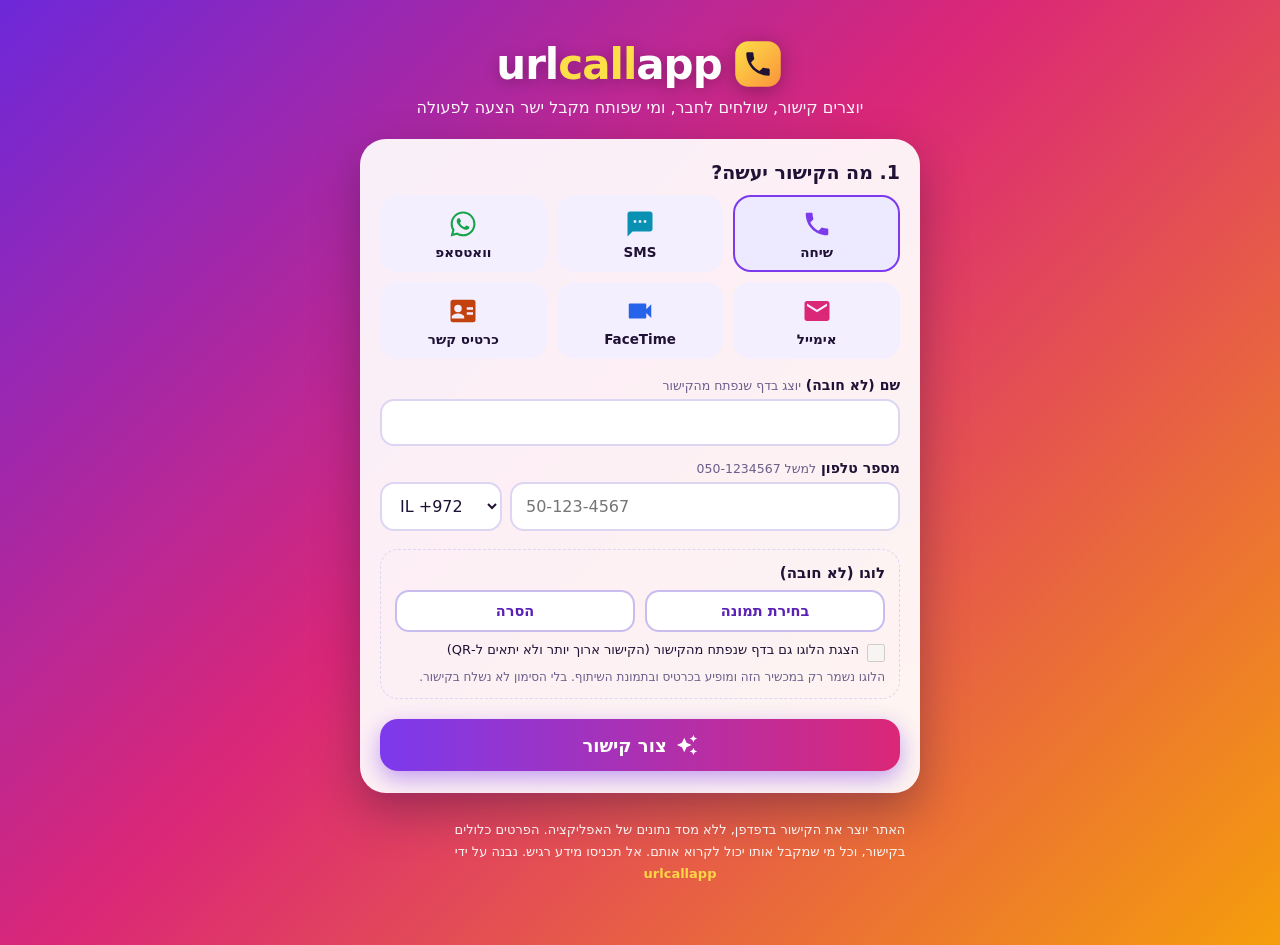
<file: index.html>
<!DOCTYPE html>
<html lang="he" dir="rtl">
<head>
<meta charset="UTF-8">
<meta name="viewport" content="width=device-width, initial-scale=1.0, viewport-fit=cover">
<title>urlcallapp - קישורים שמפעילים פעולות</title>
<meta name="description" content="יוצרים קישור, שולחים, ומי שפותח מקבל ישר הצעה להתקשר, לשלוח SMS, וואטסאפ או מייל. בלי אפליקציה ובלי שרת.">
<meta property="og:type" content="website">
<meta property="og:site_name" content="urlcallapp">
<meta property="og:title" content="urlcallapp - קישורים שמפעילים פעולות">
<meta property="og:description" content="יוצרים קישור, שולחים, ומי שפותח מקבל ישר הצעה להתקשר, לשלוח SMS, וואטסאפ או מייל.">
<meta property="og:url" content="https://urlcallapp.github.io/urlcallapp/">
<meta property="og:image" content="https://urlcallapp.github.io/urlcallapp/og.jpg">
<meta property="og:image:type" content="image/jpeg">
<meta property="og:image:width" content="1200">
<meta property="og:image:height" content="630">
<meta name="twitter:card" content="summary_large_image">
<link rel="icon" type="image/svg+xml" href="favicon.svg?v=2">
<link rel="apple-touch-icon" href="apple-touch-icon.png?v=2">
<link rel="stylesheet" href="style.css?v=4">
</head>
<body data-mode="builder">
<div class="wrap">
  <header>
    <div class="brand">
      <svg class="mark" viewBox="0 0 64 64" aria-hidden="true"><defs><linearGradient id="lg" x1="0" y1="0" x2="1" y2="1"><stop offset="0" stop-color="#fde047"/><stop offset="1" stop-color="#fb923c"/></linearGradient></defs><rect x="4" y="4" width="56" height="56" rx="16" fill="url(#lg)"/><path fill="#1f1235" d="M6.62 10.79c1.44 2.83 3.76 5.14 6.59 6.59l2.2-2.2c.27-.27.67-.36 1.02-.24 1.12.37 2.33.57 3.57.57.55 0 1 .45 1 1V20c0 .55-.45 1-1 1-9.39 0-17-7.61-17-17 0-.55.45-1 1-1h3.5c.55 0 1 .45 1 1 0 1.25.2 2.45.57 3.57.11.35.03.74-.25 1.02l-2.2 2.2z" transform="translate(12.8,12.8) scale(1.6)"/></svg>
      <div class="logo">url<span>call</span>app</div>
    </div>
    <p class="sub">יוצרים קישור, שולחים לחבר, ומי שפותח מקבל ישר הצעה לפעולה</p>
  </header>

  <div class="card" id="builder">
    <h2>1. מה הקישור יעשה?</h2>
    <div class="proto-grid" id="protos"></div>
    <div id="fields"></div>
    <section class="logo-box" aria-label="לוגו">
      <h3>לוגו (לא חובה)</h3>
      <div class="logo-row">
        <img id="logoPrev" alt="הלוגו שנבחר" hidden>
        <button type="button" class="ghost" id="logoPick">בחירת תמונה</button>
        <button type="button" class="ghost" id="logoClear" hidden>הסרה</button>
        <input type="file" id="logoFile" accept="image/*" hidden>
      </div>
      <label class="embed-opt"><input type="checkbox" id="logoEmbed" disabled> הצגת הלוגו גם בדף שנפתח מהקישור (הקישור ארוך יותר ולא יתאים ל-QR)</label>
      <small>הלוגו נשמר רק במכשיר הזה ומופיע בכרטיס ובתמונת השיתוף. בלי הסימון לא נשלח בקישור.</small>
    </section>
    <button class="btn" id="gen"><svg viewBox="0 0 24 24" fill="currentColor" aria-hidden="true"><path d="M19 9l1.25-2.75L23 5l-2.75-1.25L19 1l-1.25 2.75L15 5l2.75 1.25L19 9zm-7.5.5L9 4 6.5 9.5 1 12l5.5 2.5L9 20l2.5-5.5L17 12l-5.5-2.5zM19 15l-1.25 2.75L15 19l2.75 1.25L19 23l1.25-2.75L23 19l-2.75-1.25L19 15z"/></svg>צור קישור</button>
    <div id="result" aria-live="polite">
      <h2>2. הקישור מוכן</h2>
      <div class="link-box">
        <div id="out"></div>
        <button class="copy-btn" id="copy"><svg viewBox="0 0 24 24" fill="currentColor" aria-hidden="true"><path d="M16 1H4c-1.1 0-2 .9-2 2v14h2V3h12V1zm3 4H8c-1.1 0-2 .9-2 2v14c0 1.1.9 2 2 2h11c1.1 0 2-.9 2-2V7c0-1.1-.9-2-2-2zm0 16H8V7h11v14z"/></svg><span id="copyTxt">העתקה</span></button>
      </div>
      <div class="actions-row">
        <a class="ghost" id="try" href="#" target="_blank" rel="noopener"><svg viewBox="0 0 24 24" fill="currentColor" aria-hidden="true"><path d="M19 19H5V5h7V3H5c-1.11 0-2 .9-2 2v14c0 1.1.89 2 2 2h14c1.1 0 2-.9 2-2v-7h-2v7zM14 3v2h3.59l-9.83 9.83 1.41 1.41L19 6.41V10h2V3h-7z"/></svg>נסה את הקישור</a>
        <button class="ghost" id="share"><svg viewBox="0 0 24 24" fill="currentColor" aria-hidden="true"><path d="M18 16.08c-.76 0-1.44.3-1.96.77L8.91 12.7c.05-.23.09-.46.09-.7s-.04-.47-.09-.7l7.05-4.11c.54.5 1.25.81 2.04.81 1.66 0 3-1.34 3-3s-1.34-3-3-3-3 1.34-3 3c0 .24.04.47.09.7L8.04 9.81C7.5 9.31 6.79 9 6 9c-1.66 0-3 1.34-3 3s1.34 3 3 3c.79 0 1.5-.31 2.04-.81l7.12 4.16c-.05.21-.08.43-.08.65 0 1.61 1.31 2.92 2.92 2.92 1.61 0 2.92-1.31 2.92-2.92s-1.31-2.92-2.92-2.92z"/></svg>שיתוף</button>
      </div>
      <section class="qr-panel" aria-label="קוד QR לקישור"><h3>סריקה במקום הקלדה</h3><p>אותו קישור, בקוד QR שאפשר לשמור ולשתף</p><canvas id="qr" aria-label="קוד QR לקישור שנוצר" role="img"></canvas><p id="qr-error" role="status" hidden></p><button class="ghost" id="download-qr">הורדת QR כתמונה</button><small>הקוד נוצר כאן בדפדפן, ללא שירות חיצוני</small></section>
    </div>
  </div>

  <footer>
    האתר יוצר את הקישור בדפדפן, ללא מסד נתונים של האפליקציה.
    הפרטים כלולים בקישור, וכל מי שמקבל אותו יכול לקרוא אותם. אל תכניסו מידע רגיש.
    נבנה על ידי <a href="https://github.com/urlcallapp" target="_blank" rel="noopener">urlcallapp</a>
  </footer>
</div>
<div class="toast" id="toast">הקישור הועתק!</div>
<div class="share-sheet" id="shareSheet" hidden>
  <div class="share-dialog" role="dialog" aria-modal="true" aria-labelledby="shareTitle">
    <h3 id="shareTitle">שיתוף מעוצב</h3>
    <p class="why">תמונה של הכרטיס שיצרת + הקישור, ישר לשיתוף</p>
    <div class="share-preview" id="sharePreview" hidden><img id="shareImg" alt="תצוגה מקדימה של תמונת השיתוף"></div>
    <button class="btn" id="shareGo"><svg viewBox="0 0 24 24" fill="currentColor" aria-hidden="true"><path d="M18 16.08c-.76 0-1.44.3-1.96.77L8.91 12.7c.05-.23.09-.46.09-.7s-.04-.47-.09-.7l7.05-4.11c.54.5 1.25.81 2.04.81 1.66 0 3-1.34 3-3s-1.34-3-3-3-3 1.34-3 3c0 .24.04.47.09.7L8.04 9.81C7.5 9.31 6.79 9 6 9c-1.66 0-3 1.34-3 3s1.34 3 3 3c.79 0 1.5-.31 2.04-.81l7.12 4.16c-.05.21-.08.43-.08.65 0 1.61 1.31 2.92 2.92 2.92 1.61 0 2.92-1.31 2.92-2.92s-1.31-2.92-2.92-2.92z"/></svg>שיתוף</button>
    <button class="ghost" id="shareDownload"><svg viewBox="0 0 24 24" fill="currentColor" aria-hidden="true"><path d="M19 9h-4V3H9v6H5l7 7 7-7zM5 18v2h14v-2H5z"/></svg>שמירת התמונה</button>
    <button class="ghost" id="shareCancel">ביטול</button>
    <p id="qrNote" class="qr-note" role="status" hidden>הקישור ארוך מדי לקוד QR, ולכן התמונה נוצרה בלי QR. הקישור עצמו נשלח כרגיל. להוספת QR אפשר לבטל את הצגת הלוגו בדף שנפתח.</p>
    <small>התמונה נוצרת כאן בדפדפן, בלי שרת ובלי שירות חיצוני</small>
  </div>
<script src="vendor/qr.js"></script>
<script src="app.js?v=4"></script>
</body>
</html>
</file>
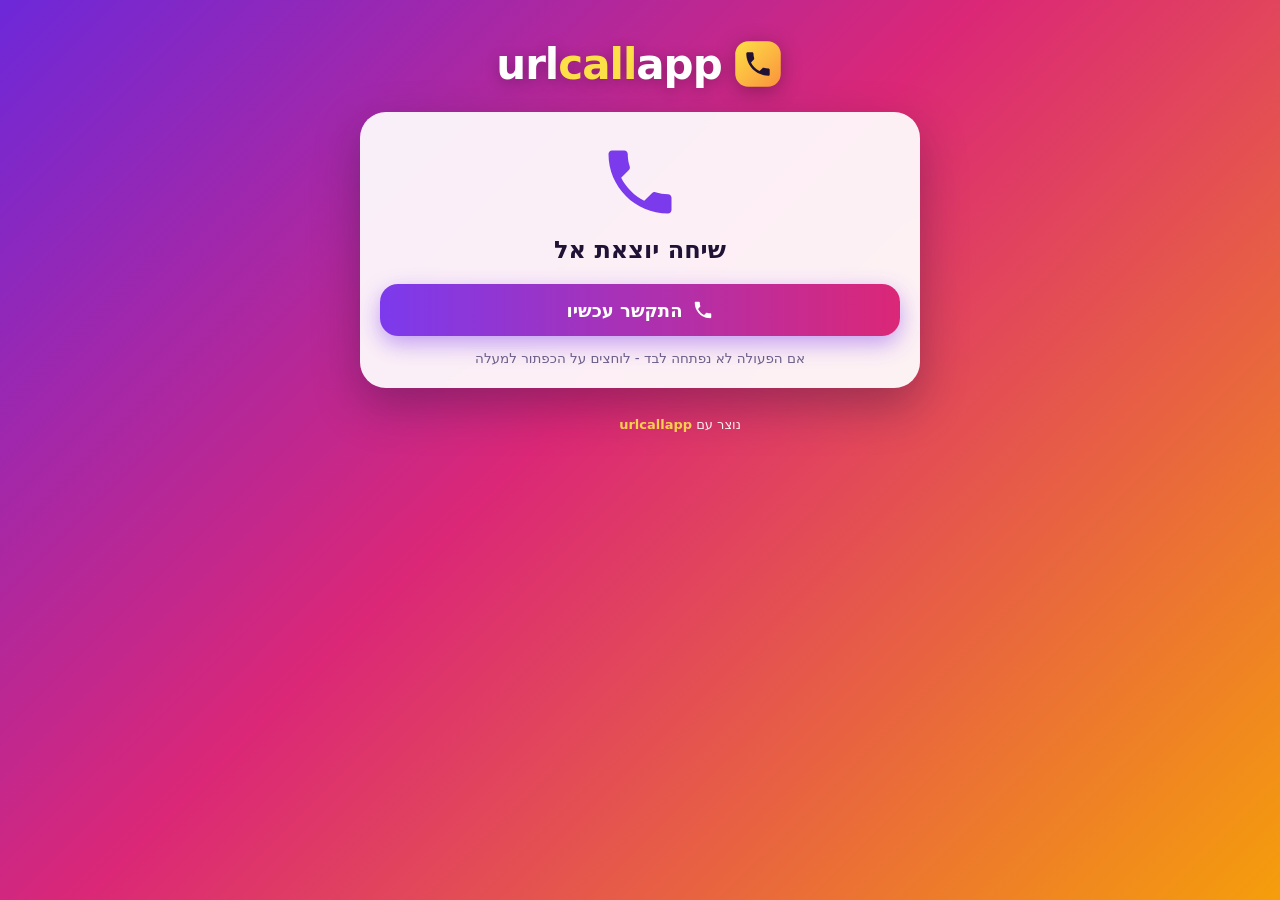
<file: call/index.html>
<!DOCTYPE html>
<html lang="he" dir="rtl">
<head>
<meta charset="UTF-8">
<meta name="viewport" content="width=device-width, initial-scale=1.0, viewport-fit=cover">
<title>שיחה · urlcallapp</title>
<meta name="description" content="פתיחת הקישור תציע שיחת טלפון">
<meta property="og:type" content="website">
<meta property="og:site_name" content="urlcallapp">
<meta property="og:title" content="שיחה · urlcallapp">
<meta property="og:description" content="פתיחת הקישור תציע שיחת טלפון">
<meta property="og:url" content="https://urlcallapp.github.io/urlcallapp/call/">
<meta property="og:image" content="https://urlcallapp.github.io/urlcallapp/og-call.jpg">
<meta property="og:image:type" content="image/jpeg">
<meta property="og:image:width" content="1200">
<meta property="og:image:height" content="630">
<meta name="twitter:card" content="summary_large_image">
<link rel="icon" type="image/svg+xml" href="../favicon.svg?v=2">
<link rel="apple-touch-icon" href="../apple-touch-icon.png?v=2">
<link rel="stylesheet" href="../style.css?v=4">
</head>
<body data-mode="landing" data-type="tel" class="landing">
<div class="wrap">
  <header>
    <div class="brand">
      <svg class="mark" viewBox="0 0 64 64" aria-hidden="true"><defs><linearGradient id="lg" x1="0" y1="0" x2="1" y2="1"><stop offset="0" stop-color="#fde047"/><stop offset="1" stop-color="#fb923c"/></linearGradient></defs><rect x="4" y="4" width="56" height="56" rx="16" fill="url(#lg)"/><path fill="#1f1235" d="M6.62 10.79c1.44 2.83 3.76 5.14 6.59 6.59l2.2-2.2c.27-.27.67-.36 1.02-.24 1.12.37 2.33.57 3.57.57.55 0 1 .45 1 1V20c0 .55-.45 1-1 1-9.39 0-17-7.61-17-17 0-.55.45-1 1-1h3.5c.55 0 1 .45 1 1 0 1.25.2 2.45.57 3.57.11.35.03.74-.25 1.02l-2.2 2.2z" transform="translate(12.8,12.8) scale(1.6)"/></svg>
      <div class="logo">url<span>call</span>app</div>
    </div>
  </header>

  <div class="card" id="landing">
    <div id="lIc"></div>
    <div class="land-title" id="lTitle"></div>
    <div class="land-detail" id="lDetail"></div>
    <button class="btn" id="lGo"></button>
    <div class="land-note">אם הפעולה לא נפתחה לבד - לוחצים על הכפתור למעלה</div>
  </div>

  <footer>
    נוצר עם <a href="../">urlcallapp</a>
  </footer>
</div>
<script src="../app.js?v=4"></script>
</body>
</html>
</file>
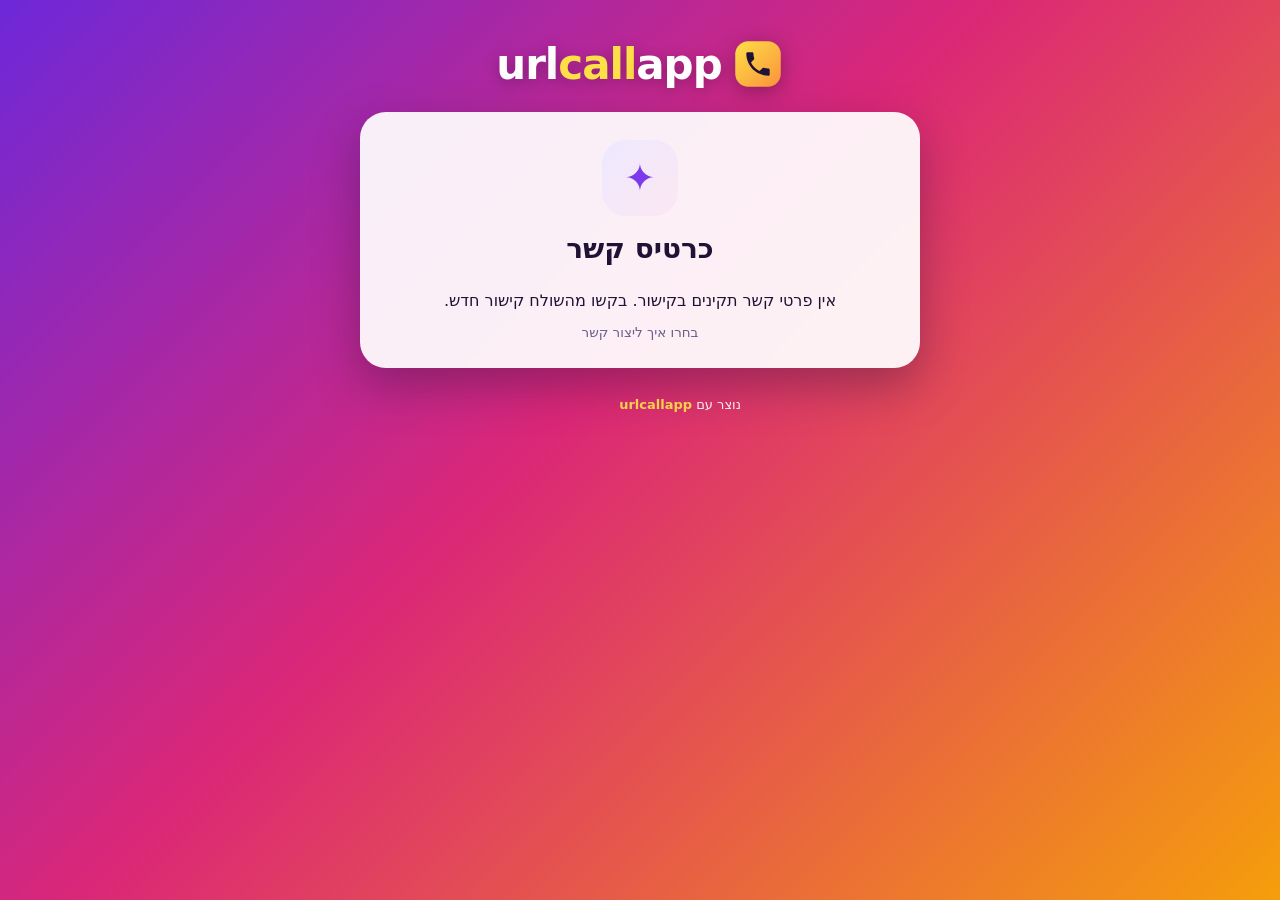
<file: contact/index.html>
<!DOCTYPE html>
<html lang="he" dir="rtl">
<head>
<meta charset="UTF-8">
<!-- Contact details are plain text. Only the action buttons launch apps. -->
<meta name="format-detection" content="telephone=no,email=no,address=no,date=no,url=no">
<meta name="viewport" content="width=device-width, initial-scale=1.0, viewport-fit=cover">
<title>כרטיס קשר · urlcallapp</title><meta name="robots" content="noindex,nofollow">
<meta name="description" content="כל הדרכים ליצור קשר בקישור אחד">
<meta property="og:type" content="website">
<meta property="og:site_name" content="urlcallapp">
<meta property="og:title" content="כרטיס קשר · urlcallapp">
<meta property="og:description" content="כל הדרכים ליצור קשר בקישור אחד">
<meta property="og:url" content="https://urlcallapp.github.io/urlcallapp/contact/">
<meta property="og:image" content="https://urlcallapp.github.io/urlcallapp/og.jpg">
<meta property="og:image:type" content="image/jpeg">
<meta property="og:image:width" content="1200">
<meta property="og:image:height" content="630">
<meta name="twitter:card" content="summary_large_image">
<link rel="icon" type="image/svg+xml" href="../favicon.svg?v=2">
<link rel="apple-touch-icon" href="../apple-touch-icon.png?v=2">
<link rel="stylesheet" href="../style.css?v=4">
</head>
<body data-mode="contact" class="contact-page">
<div class="wrap">
  <header>
    <div class="brand">
      <svg class="mark" viewBox="0 0 64 64" aria-hidden="true"><defs><linearGradient id="lg" x1="0" y1="0" x2="1" y2="1"><stop offset="0" stop-color="#fde047"/><stop offset="1" stop-color="#fb923c"/></linearGradient></defs><rect x="4" y="4" width="56" height="56" rx="16" fill="url(#lg)"/><path fill="#1f1235" d="M6.62 10.79c1.44 2.83 3.76 5.14 6.59 6.59l2.2-2.2c.27-.27.67-.36 1.02-.24 1.12.37 2.33.57 3.57.57.55 0 1 .45 1 1V20c0 .55-.45 1-1 1-9.39 0-17-7.61-17-17 0-.55.45-1 1-1h3.5c.55 0 1 .45 1 1 0 1.25.2 2.45.57 3.57.11.35.03.74-.25 1.02l-2.2 2.2z" transform="translate(12.8,12.8) scale(1.6)"/></svg>
      <div class="logo">url<span>call</span>app</div>
    </div>
  </header>

  <div class="card contact-card">
<div class="contact-avatar" aria-hidden="true">✦</div><h1 id="contact-name"></h1><p class="contact-detail"><bdi id="contact-phone" dir="ltr"></bdi></p><p class="contact-detail"><bdi id="contact-email" dir="ltr"></bdi></p><nav id="contact-actions" aria-label="יצירת קשר"></nav><p id="contact-status" role="status"></p><p class="land-note">בחרו איך ליצור קשר</p>
  </div>

  <footer>
    נוצר עם <a href="../">urlcallapp</a>
  </footer>
</div>
<script src="../app.js?v=4"></script>
</body>
</html>
</file>
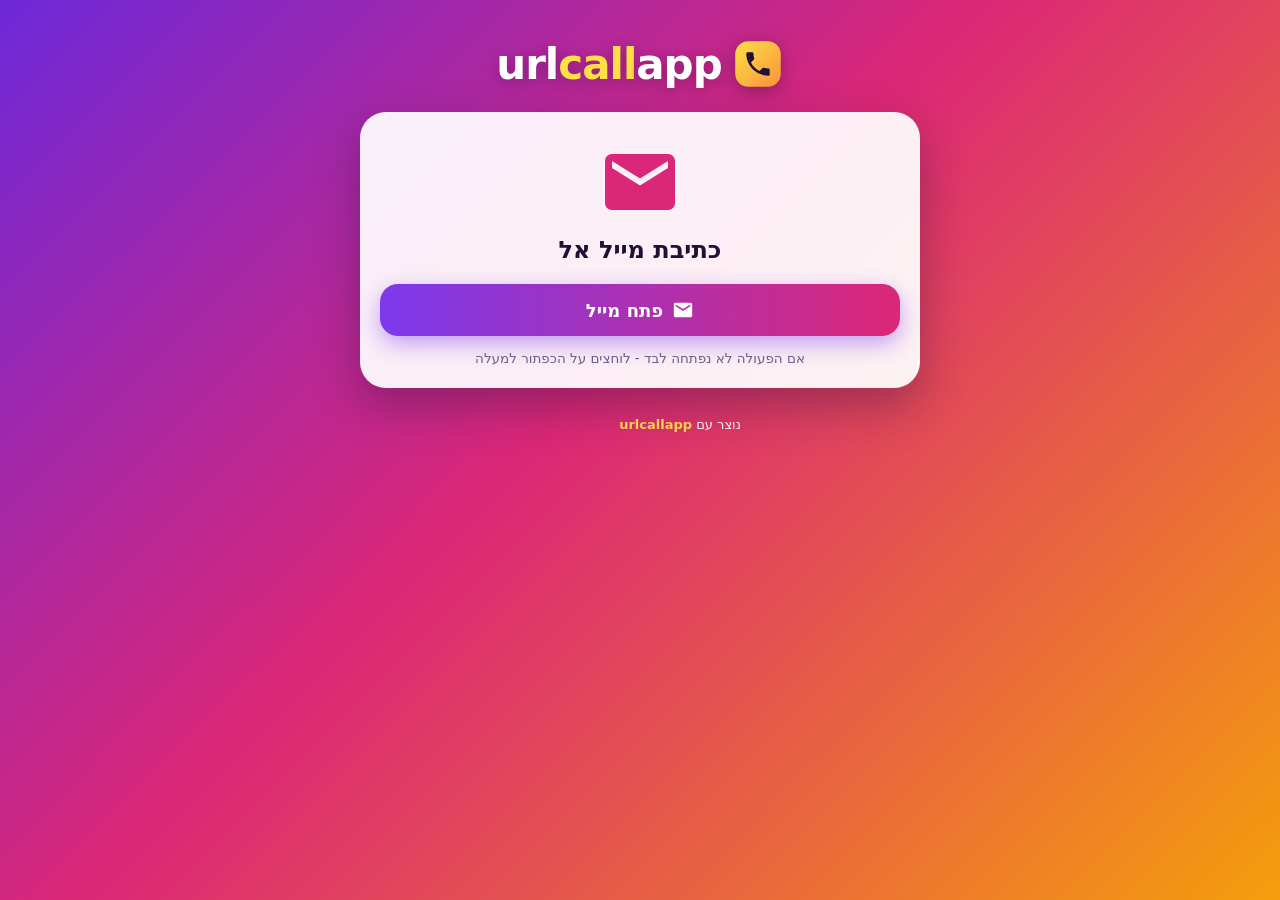
<file: email/index.html>
<!DOCTYPE html>
<html lang="he" dir="rtl">
<head>
<meta charset="UTF-8">
<meta name="viewport" content="width=device-width, initial-scale=1.0, viewport-fit=cover">
<title>אימייל · urlcallapp</title>
<meta name="description" content="פתיחת הקישור תציע כתיבת אימייל">
<meta property="og:type" content="website">
<meta property="og:site_name" content="urlcallapp">
<meta property="og:title" content="אימייל · urlcallapp">
<meta property="og:description" content="פתיחת הקישור תציע כתיבת אימייל">
<meta property="og:url" content="https://urlcallapp.github.io/urlcallapp/email/">
<meta property="og:image" content="https://urlcallapp.github.io/urlcallapp/og-email.jpg">
<meta property="og:image:type" content="image/jpeg">
<meta property="og:image:width" content="1200">
<meta property="og:image:height" content="630">
<meta name="twitter:card" content="summary_large_image">
<link rel="icon" type="image/svg+xml" href="../favicon.svg?v=2">
<link rel="apple-touch-icon" href="../apple-touch-icon.png?v=2">
<link rel="stylesheet" href="../style.css?v=4">
</head>
<body data-mode="landing" data-type="mailto" class="landing">
<div class="wrap">
  <header>
    <div class="brand">
      <svg class="mark" viewBox="0 0 64 64" aria-hidden="true"><defs><linearGradient id="lg" x1="0" y1="0" x2="1" y2="1"><stop offset="0" stop-color="#fde047"/><stop offset="1" stop-color="#fb923c"/></linearGradient></defs><rect x="4" y="4" width="56" height="56" rx="16" fill="url(#lg)"/><path fill="#1f1235" d="M6.62 10.79c1.44 2.83 3.76 5.14 6.59 6.59l2.2-2.2c.27-.27.67-.36 1.02-.24 1.12.37 2.33.57 3.57.57.55 0 1 .45 1 1V20c0 .55-.45 1-1 1-9.39 0-17-7.61-17-17 0-.55.45-1 1-1h3.5c.55 0 1 .45 1 1 0 1.25.2 2.45.57 3.57.11.35.03.74-.25 1.02l-2.2 2.2z" transform="translate(12.8,12.8) scale(1.6)"/></svg>
      <div class="logo">url<span>call</span>app</div>
    </div>
  </header>

  <div class="card" id="landing">
    <div id="lIc"></div>
    <div class="land-title" id="lTitle"></div>
    <div class="land-detail" id="lDetail"></div>
    <button class="btn" id="lGo"></button>
    <div class="land-note">אם הפעולה לא נפתחה לבד - לוחצים על הכפתור למעלה</div>
  </div>

  <footer>
    נוצר עם <a href="../">urlcallapp</a>
  </footer>
</div>
<script src="../app.js?v=4"></script>
</body>
</html>
</file>
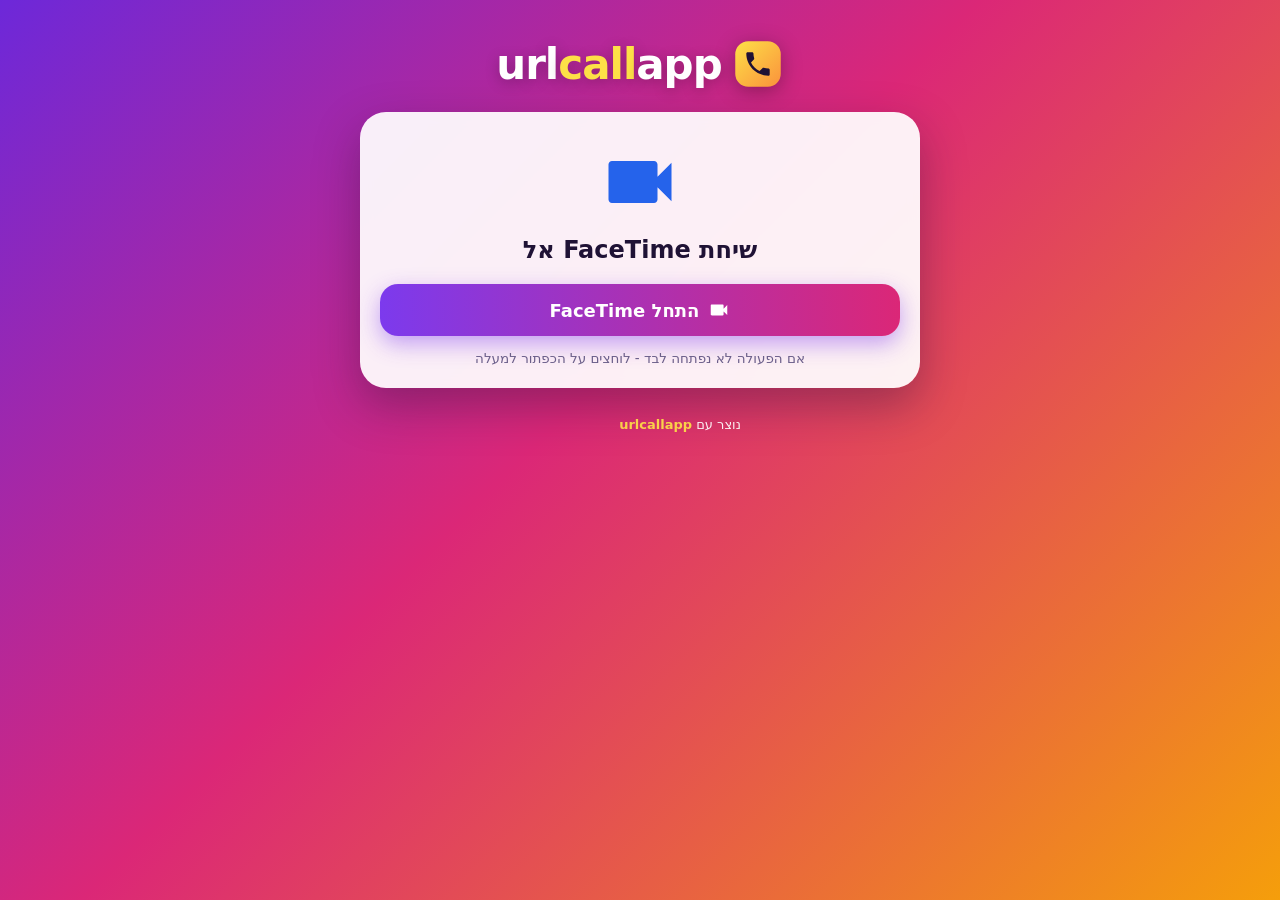
<file: facetime/index.html>
<!DOCTYPE html>
<html lang="he" dir="rtl">
<head>
<meta charset="UTF-8">
<meta name="viewport" content="width=device-width, initial-scale=1.0, viewport-fit=cover">
<title>FaceTime · urlcallapp</title>
<meta name="description" content="פתיחת הקישור תציע שיחת FaceTime">
<meta property="og:type" content="website">
<meta property="og:site_name" content="urlcallapp">
<meta property="og:title" content="FaceTime · urlcallapp">
<meta property="og:description" content="פתיחת הקישור תציע שיחת FaceTime">
<meta property="og:url" content="https://urlcallapp.github.io/urlcallapp/facetime/">
<meta property="og:image" content="https://urlcallapp.github.io/urlcallapp/og-facetime.jpg">
<meta property="og:image:type" content="image/jpeg">
<meta property="og:image:width" content="1200">
<meta property="og:image:height" content="630">
<meta name="twitter:card" content="summary_large_image">
<link rel="icon" type="image/svg+xml" href="../favicon.svg?v=2">
<link rel="apple-touch-icon" href="../apple-touch-icon.png?v=2">
<link rel="stylesheet" href="../style.css?v=4">
</head>
<body data-mode="landing" data-type="facetime" class="landing">
<div class="wrap">
  <header>
    <div class="brand">
      <svg class="mark" viewBox="0 0 64 64" aria-hidden="true"><defs><linearGradient id="lg" x1="0" y1="0" x2="1" y2="1"><stop offset="0" stop-color="#fde047"/><stop offset="1" stop-color="#fb923c"/></linearGradient></defs><rect x="4" y="4" width="56" height="56" rx="16" fill="url(#lg)"/><path fill="#1f1235" d="M6.62 10.79c1.44 2.83 3.76 5.14 6.59 6.59l2.2-2.2c.27-.27.67-.36 1.02-.24 1.12.37 2.33.57 3.57.57.55 0 1 .45 1 1V20c0 .55-.45 1-1 1-9.39 0-17-7.61-17-17 0-.55.45-1 1-1h3.5c.55 0 1 .45 1 1 0 1.25.2 2.45.57 3.57.11.35.03.74-.25 1.02l-2.2 2.2z" transform="translate(12.8,12.8) scale(1.6)"/></svg>
      <div class="logo">url<span>call</span>app</div>
    </div>
  </header>

  <div class="card" id="landing">
    <div id="lIc"></div>
    <div class="land-title" id="lTitle"></div>
    <div class="land-detail" id="lDetail"></div>
    <button class="btn" id="lGo"></button>
    <div class="land-note">אם הפעולה לא נפתחה לבד - לוחצים על הכפתור למעלה</div>
  </div>

  <footer>
    נוצר עם <a href="../">urlcallapp</a>
  </footer>
</div>
<script src="../app.js?v=4"></script>
</body>
</html>
</file>
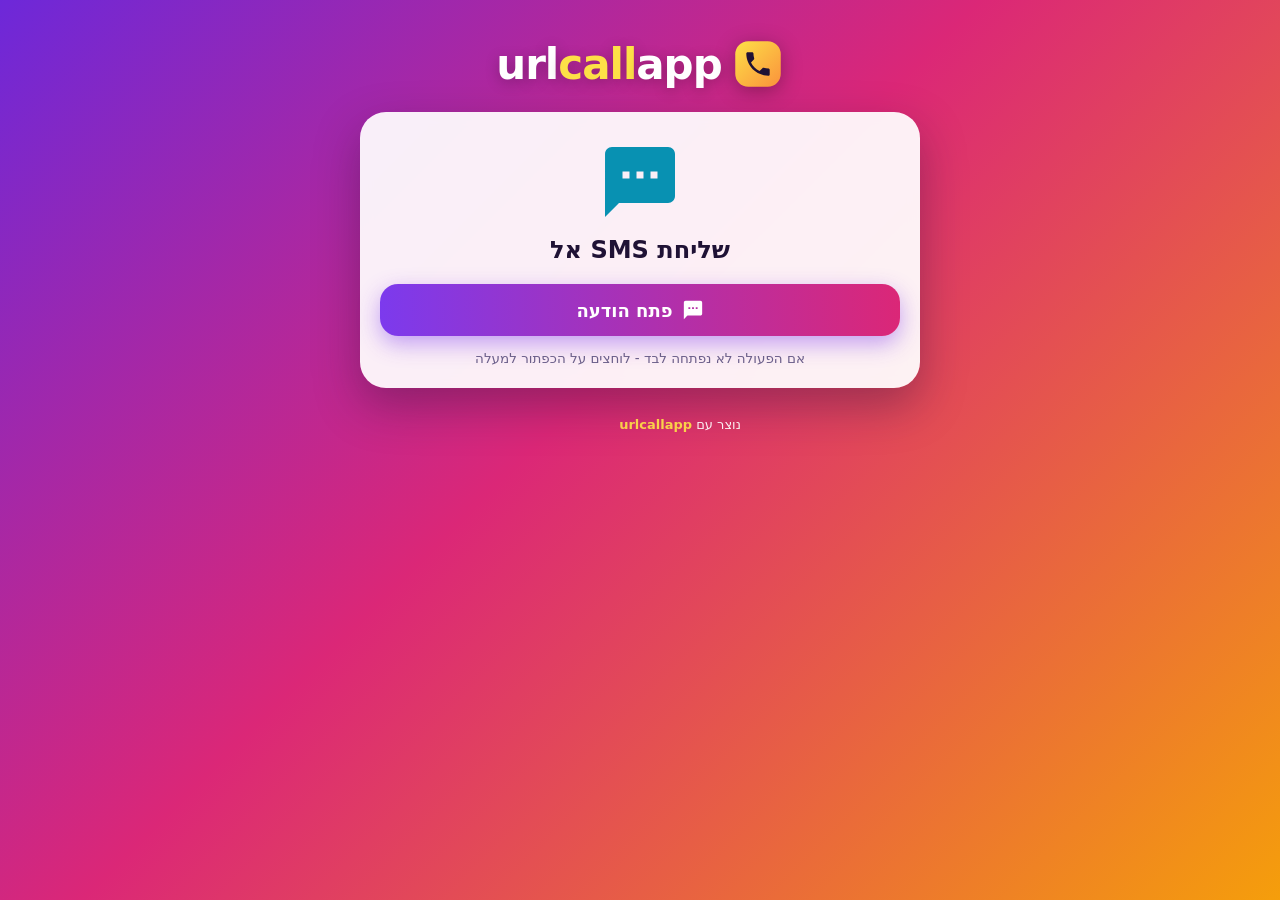
<file: sms/index.html>
<!DOCTYPE html>
<html lang="he" dir="rtl">
<head>
<meta charset="UTF-8">
<meta name="viewport" content="width=device-width, initial-scale=1.0, viewport-fit=cover">
<title>SMS · urlcallapp</title>
<meta name="description" content="פתיחת הקישור תציע שליחת הודעת SMS">
<meta property="og:type" content="website">
<meta property="og:site_name" content="urlcallapp">
<meta property="og:title" content="SMS · urlcallapp">
<meta property="og:description" content="פתיחת הקישור תציע שליחת הודעת SMS">
<meta property="og:url" content="https://urlcallapp.github.io/urlcallapp/sms/">
<meta property="og:image" content="https://urlcallapp.github.io/urlcallapp/og-sms.jpg">
<meta property="og:image:type" content="image/jpeg">
<meta property="og:image:width" content="1200">
<meta property="og:image:height" content="630">
<meta name="twitter:card" content="summary_large_image">
<link rel="icon" type="image/svg+xml" href="../favicon.svg?v=2">
<link rel="apple-touch-icon" href="../apple-touch-icon.png?v=2">
<link rel="stylesheet" href="../style.css?v=4">
</head>
<body data-mode="landing" data-type="sms" class="landing">
<div class="wrap">
  <header>
    <div class="brand">
      <svg class="mark" viewBox="0 0 64 64" aria-hidden="true"><defs><linearGradient id="lg" x1="0" y1="0" x2="1" y2="1"><stop offset="0" stop-color="#fde047"/><stop offset="1" stop-color="#fb923c"/></linearGradient></defs><rect x="4" y="4" width="56" height="56" rx="16" fill="url(#lg)"/><path fill="#1f1235" d="M6.62 10.79c1.44 2.83 3.76 5.14 6.59 6.59l2.2-2.2c.27-.27.67-.36 1.02-.24 1.12.37 2.33.57 3.57.57.55 0 1 .45 1 1V20c0 .55-.45 1-1 1-9.39 0-17-7.61-17-17 0-.55.45-1 1-1h3.5c.55 0 1 .45 1 1 0 1.25.2 2.45.57 3.57.11.35.03.74-.25 1.02l-2.2 2.2z" transform="translate(12.8,12.8) scale(1.6)"/></svg>
      <div class="logo">url<span>call</span>app</div>
    </div>
  </header>

  <div class="card" id="landing">
    <div id="lIc"></div>
    <div class="land-title" id="lTitle"></div>
    <div class="land-detail" id="lDetail"></div>
    <button class="btn" id="lGo"></button>
    <div class="land-note">אם הפעולה לא נפתחה לבד - לוחצים על הכפתור למעלה</div>
  </div>

  <footer>
    נוצר עם <a href="../">urlcallapp</a>
  </footer>
</div>
<script src="../app.js?v=4"></script>
</body>
</html>
</file>
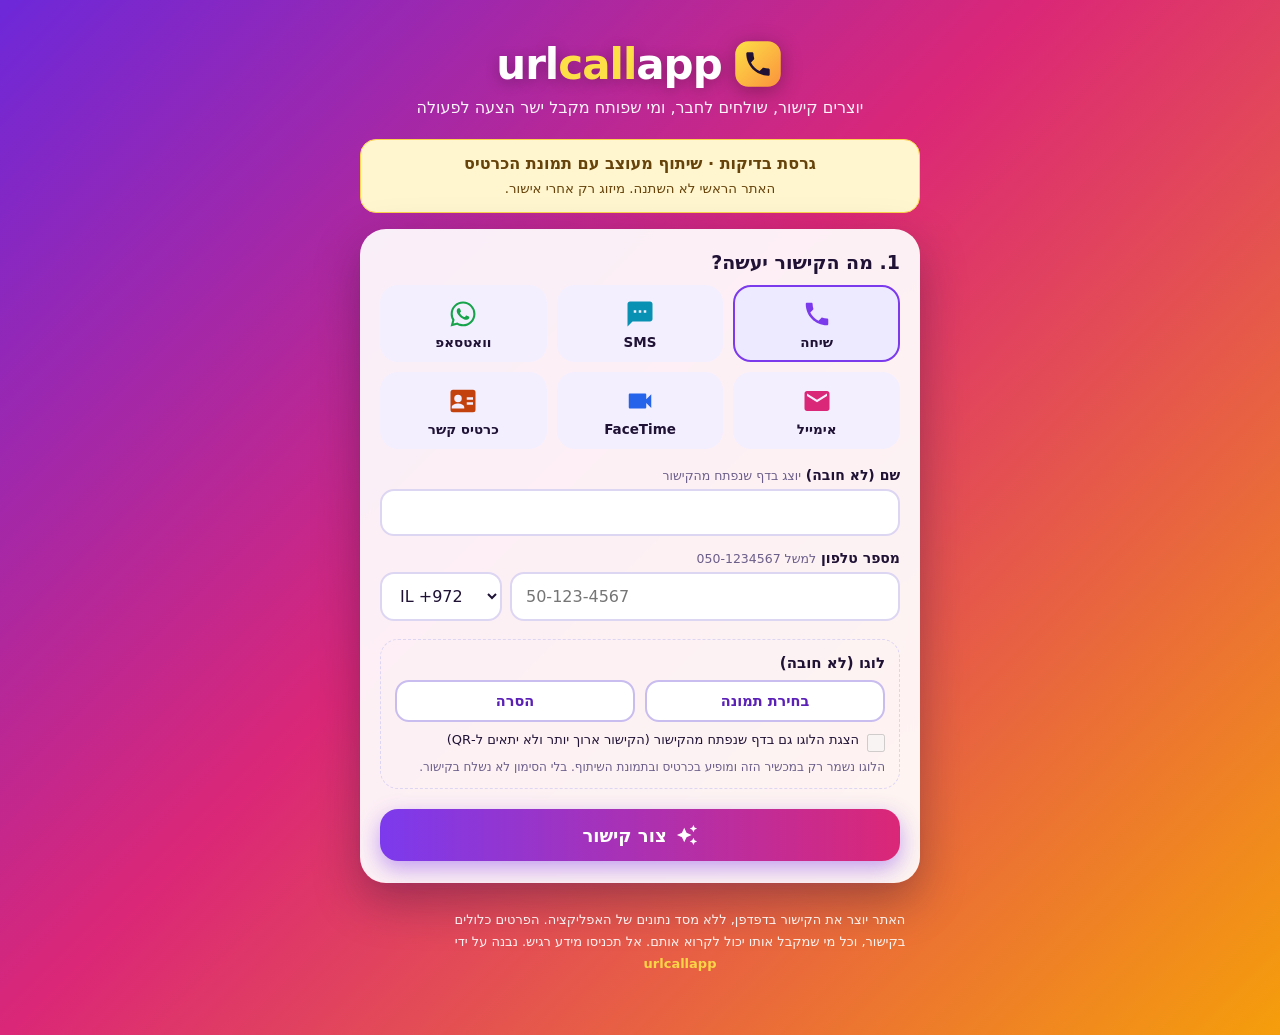
<file: test/index.html>
<!DOCTYPE html>
<html lang="he" dir="rtl">
<head>
<meta charset="UTF-8">
<meta name="viewport" content="width=device-width, initial-scale=1.0, viewport-fit=cover">
<meta name="robots" content="noindex,nofollow">
<title>גרסת בדיקות · urlcallapp - קישורים שמפעילים פעולות</title>
<meta name="description" content="יוצרים קישור, שולחים, ומי שפותח מקבל ישר הצעה להתקשר, לשלוח SMS, וואטסאפ או מייל. בלי אפליקציה ובלי שרת.">
<meta property="og:type" content="website">
<meta property="og:site_name" content="urlcallapp">
<meta property="og:title" content="urlcallapp - קישורים שמפעילים פעולות">
<meta property="og:description" content="יוצרים קישור, שולחים, ומי שפותח מקבל ישר הצעה להתקשר, לשלוח SMS, וואטסאפ או מייל.">
<meta property="og:url" content="https://urlcallapp.github.io/urlcallapp/test/">
<meta property="og:image" content="https://urlcallapp.github.io/urlcallapp/og.jpg">
<meta property="og:image:type" content="image/jpeg">
<meta property="og:image:width" content="1200">
<meta property="og:image:height" content="630">
<meta name="twitter:card" content="summary_large_image">
<link rel="icon" type="image/svg+xml" href="favicon.svg?v=test2">
<link rel="apple-touch-icon" href="apple-touch-icon.png?v=test2">
<link rel="stylesheet" href="style.css">
</head>
<body data-mode="builder">
<div class="wrap">
  <header>
    <div class="brand">
      <svg class="mark" viewBox="0 0 64 64" aria-hidden="true"><defs><linearGradient id="lg" x1="0" y1="0" x2="1" y2="1"><stop offset="0" stop-color="#fde047"/><stop offset="1" stop-color="#fb923c"/></linearGradient></defs><rect x="4" y="4" width="56" height="56" rx="16" fill="url(#lg)"/><path fill="#1f1235" d="M6.62 10.79c1.44 2.83 3.76 5.14 6.59 6.59l2.2-2.2c.27-.27.67-.36 1.02-.24 1.12.37 2.33.57 3.57.57.55 0 1 .45 1 1V20c0 .55-.45 1-1 1-9.39 0-17-7.61-17-17 0-.55.45-1 1-1h3.5c.55 0 1 .45 1 1 0 1.25.2 2.45.57 3.57.11.35.03.74-.25 1.02l-2.2 2.2z" transform="translate(12.8,12.8) scale(1.6)"/></svg>
      <div class="logo">url<span>call</span>app</div>
    </div>
    <p class="sub">יוצרים קישור, שולחים לחבר, ומי שפותח מקבל ישר הצעה לפעולה</p>
  </header>

  <aside class="test-banner">גרסת בדיקות · שיתוף מעוצב עם תמונת הכרטיס<br><small>האתר הראשי לא השתנה. מיזוג רק אחרי אישור.</small></aside>
  <div class="card" id="builder">
    <h2>1. מה הקישור יעשה?</h2>
    <div class="proto-grid" id="protos"></div>
    <div id="fields"></div>
    <section class="logo-box" aria-label="לוגו">
      <h3>לוגו (לא חובה)</h3>
      <div class="logo-row">
        <img id="logoPrev" alt="הלוגו שנבחר" hidden>
        <button type="button" class="ghost" id="logoPick">בחירת תמונה</button>
        <button type="button" class="ghost" id="logoClear" hidden>הסרה</button>
        <input type="file" id="logoFile" accept="image/*" hidden>
      </div>
      <label class="embed-opt"><input type="checkbox" id="logoEmbed" disabled> הצגת הלוגו גם בדף שנפתח מהקישור (הקישור ארוך יותר ולא יתאים ל-QR)</label>
      <small>הלוגו נשמר רק במכשיר הזה ומופיע בכרטיס ובתמונת השיתוף. בלי הסימון לא נשלח בקישור.</small>
    </section>
    <button class="btn" id="gen"><svg viewBox="0 0 24 24" fill="currentColor" aria-hidden="true"><path d="M19 9l1.25-2.75L23 5l-2.75-1.25L19 1l-1.25 2.75L15 5l2.75 1.25L19 9zm-7.5.5L9 4 6.5 9.5 1 12l5.5 2.5L9 20l2.5-5.5L17 12l-5.5-2.5zM19 15l-1.25 2.75L15 19l2.75 1.25L19 23l1.25-2.75L23 19l-2.75-1.25L19 15z"/></svg>צור קישור</button>
    <div id="result" aria-live="polite">
      <h2>2. הקישור מוכן</h2>
      <div class="link-box">
        <div id="out"></div>
        <button class="copy-btn" id="copy"><svg viewBox="0 0 24 24" fill="currentColor" aria-hidden="true"><path d="M16 1H4c-1.1 0-2 .9-2 2v14h2V3h12V1zm3 4H8c-1.1 0-2 .9-2 2v14c0 1.1.9 2 2 2h11c1.1 0 2-.9 2-2V7c0-1.1-.9-2-2-2zm0 16H8V7h11v14z"/></svg><span id="copyTxt">העתקה</span></button>
      </div>
      <div class="actions-row">
        <a class="ghost" id="try" href="#" target="_blank" rel="noopener"><svg viewBox="0 0 24 24" fill="currentColor" aria-hidden="true"><path d="M19 19H5V5h7V3H5c-1.11 0-2 .9-2 2v14c0 1.1.89 2 2 2h14c1.1 0 2-.9 2-2v-7h-2v7zM14 3v2h3.59l-9.83 9.83 1.41 1.41L19 6.41V10h2V3h-7z"/></svg>נסה את הקישור</a>
        <button class="ghost" id="share"><svg viewBox="0 0 24 24" fill="currentColor" aria-hidden="true"><path d="M18 16.08c-.76 0-1.44.3-1.96.77L8.91 12.7c.05-.23.09-.46.09-.7s-.04-.47-.09-.7l7.05-4.11c.54.5 1.25.81 2.04.81 1.66 0 3-1.34 3-3s-1.34-3-3-3-3 1.34-3 3c0 .24.04.47.09.7L8.04 9.81C7.5 9.31 6.79 9 6 9c-1.66 0-3 1.34-3 3s1.34 3 3 3c.79 0 1.5-.31 2.04-.81l7.12 4.16c-.05.21-.08.43-.08.65 0 1.61 1.31 2.92 2.92 2.92 1.61 0 2.92-1.31 2.92-2.92s-1.31-2.92-2.92-2.92z"/></svg>שיתוף</button>
      </div>
      <section class="qr-panel" aria-label="קוד QR לקישור"><h3>סריקה במקום הקלדה</h3><p>אותו קישור, בקוד QR שאפשר לשמור ולשתף</p><canvas id="qr" aria-label="קוד QR לקישור שנוצר" role="img"></canvas><p id="qr-error" role="status" hidden></p><button class="ghost" id="download-qr">הורדת QR כתמונה</button><small>הקוד נוצר כאן בדפדפן, ללא שירות חיצוני</small></section>
    </div>
  </div>

  <footer>
    האתר יוצר את הקישור בדפדפן, ללא מסד נתונים של האפליקציה.
    הפרטים כלולים בקישור, וכל מי שמקבל אותו יכול לקרוא אותם. אל תכניסו מידע רגיש.
    נבנה על ידי <a href="https://github.com/urlcallapp" target="_blank" rel="noopener">urlcallapp</a>
  </footer>
</div>
<div class="toast" id="toast">הקישור הועתק!</div>
<div class="share-sheet" id="shareSheet" hidden>
  <div class="share-dialog" role="dialog" aria-modal="true" aria-labelledby="shareTitle">
    <h3 id="shareTitle">שיתוף מעוצב</h3>
    <p class="why">תמונה של הכרטיס שיצרת + הקישור, ישר לשיתוף</p>
    <div class="share-preview" id="sharePreview" hidden><img id="shareImg" alt="תצוגה מקדימה של תמונת השיתוף"></div>
    <button class="btn" id="shareGo"><svg viewBox="0 0 24 24" fill="currentColor" aria-hidden="true"><path d="M18 16.08c-.76 0-1.44.3-1.96.77L8.91 12.7c.05-.23.09-.46.09-.7s-.04-.47-.09-.7l7.05-4.11c.54.5 1.25.81 2.04.81 1.66 0 3-1.34 3-3s-1.34-3-3-3-3 1.34-3 3c0 .24.04.47.09.7L8.04 9.81C7.5 9.31 6.79 9 6 9c-1.66 0-3 1.34-3 3s1.34 3 3 3c.79 0 1.5-.31 2.04-.81l7.12 4.16c-.05.21-.08.43-.08.65 0 1.61 1.31 2.92 2.92 2.92 1.61 0 2.92-1.31 2.92-2.92s-1.31-2.92-2.92-2.92z"/></svg>שיתוף</button>
    <button class="ghost" id="shareDownload"><svg viewBox="0 0 24 24" fill="currentColor" aria-hidden="true"><path d="M19 9h-4V3H9v6H5l7 7 7-7zM5 18v2h14v-2H5z"/></svg>שמירת התמונה</button>
    <button class="ghost" id="shareCancel">ביטול</button>
    <p id="qrNote" class="qr-note" role="status" hidden>הקישור ארוך מדי לקוד QR, ולכן התמונה נוצרה בלי QR. הקישור עצמו נשלח כרגיל. להוספת QR אפשר לבטל את הצגת הלוגו בדף שנפתח.</p>
    <small>התמונה נוצרת כאן בדפדפן, בלי שרת ובלי שירות חיצוני</small>
  </div>
</div>
<script src="vendor/qr.js"></script>
<script src="app.js?v=logo4"></script>
</body>
</html>
</file>
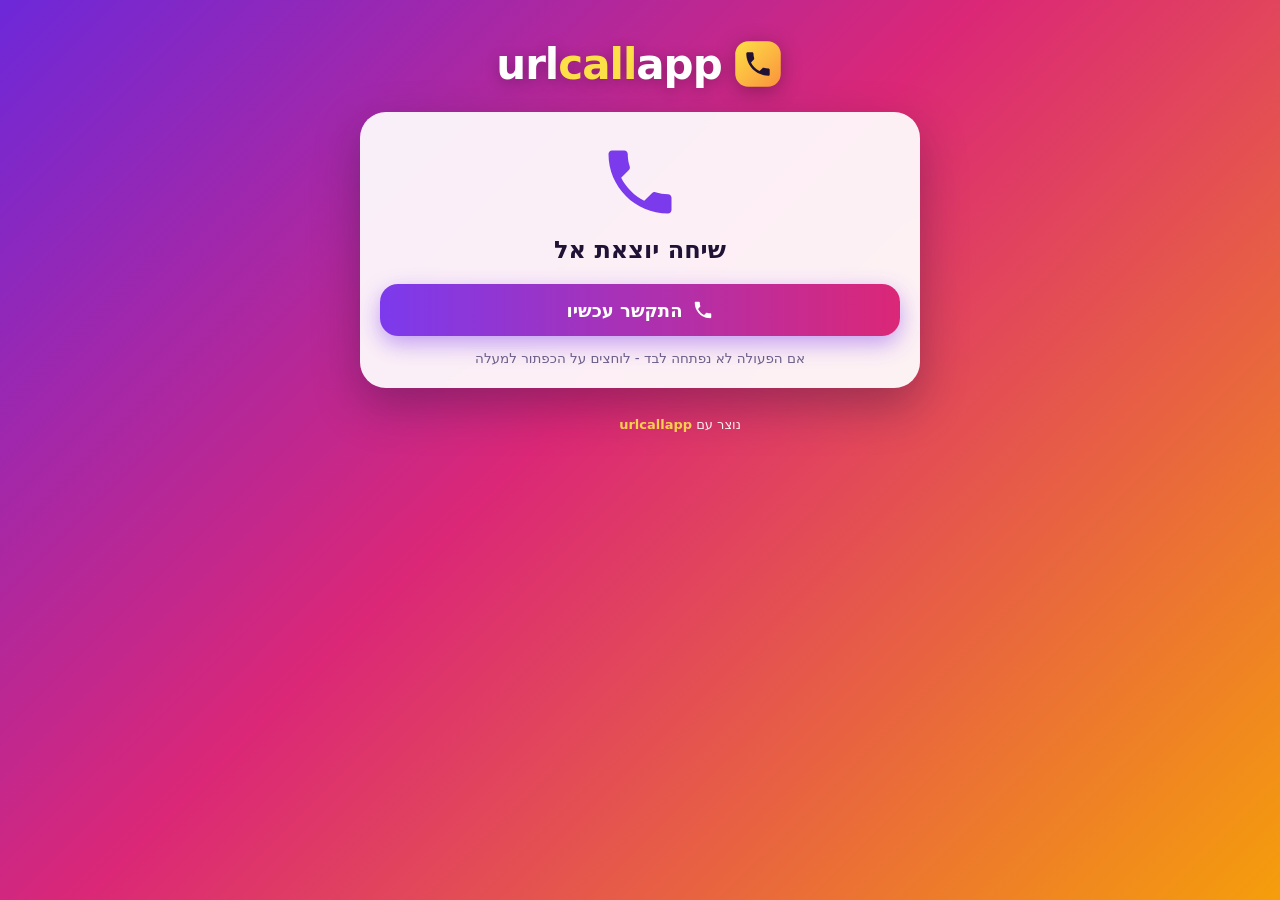
<file: test/call/index.html>
<!DOCTYPE html>
<html lang="he" dir="rtl">
<head>
<meta charset="UTF-8">
<meta name="viewport" content="width=device-width, initial-scale=1.0, viewport-fit=cover">
<title>שיחה · urlcallapp</title>
<meta name="description" content="פתיחת הקישור תציע שיחת טלפון">
<meta property="og:type" content="website">
<meta property="og:site_name" content="urlcallapp">
<meta property="og:title" content="שיחה · urlcallapp">
<meta property="og:description" content="פתיחת הקישור תציע שיחת טלפון">
<meta property="og:url" content="https://urlcallapp.github.io/urlcallapp/call/">
<meta property="og:image" content="https://urlcallapp.github.io/urlcallapp/og-call.jpg">
<meta property="og:image:type" content="image/jpeg">
<meta property="og:image:width" content="1200">
<meta property="og:image:height" content="630">
<meta name="twitter:card" content="summary_large_image">
<link rel="icon" type="image/svg+xml" href="../favicon.svg?v=test2">
<link rel="apple-touch-icon" href="../apple-touch-icon.png?v=test2">
<link rel="stylesheet" href="../style.css">
</head>
<body data-mode="landing" data-type="tel" class="landing">
<div class="wrap">
  <header>
    <div class="brand">
      <svg class="mark" viewBox="0 0 64 64" aria-hidden="true"><defs><linearGradient id="lg" x1="0" y1="0" x2="1" y2="1"><stop offset="0" stop-color="#fde047"/><stop offset="1" stop-color="#fb923c"/></linearGradient></defs><rect x="4" y="4" width="56" height="56" rx="16" fill="url(#lg)"/><path fill="#1f1235" d="M6.62 10.79c1.44 2.83 3.76 5.14 6.59 6.59l2.2-2.2c.27-.27.67-.36 1.02-.24 1.12.37 2.33.57 3.57.57.55 0 1 .45 1 1V20c0 .55-.45 1-1 1-9.39 0-17-7.61-17-17 0-.55.45-1 1-1h3.5c.55 0 1 .45 1 1 0 1.25.2 2.45.57 3.57.11.35.03.74-.25 1.02l-2.2 2.2z" transform="translate(12.8,12.8) scale(1.6)"/></svg>
      <div class="logo">url<span>call</span>app</div>
    </div>
  </header>

  <div class="card" id="landing">
    <div id="lIc"></div>
    <div class="land-title" id="lTitle"></div>
    <div class="land-detail" id="lDetail"></div>
    <button class="btn" id="lGo"></button>
    <div class="land-note">אם הפעולה לא נפתחה לבד - לוחצים על הכפתור למעלה</div>
  </div>

  <footer>
    נוצר עם <a href="../">urlcallapp</a>
  </footer>
</div>
<script src="../app.js?v=logo1"></script>
</body>
</html>
</file>
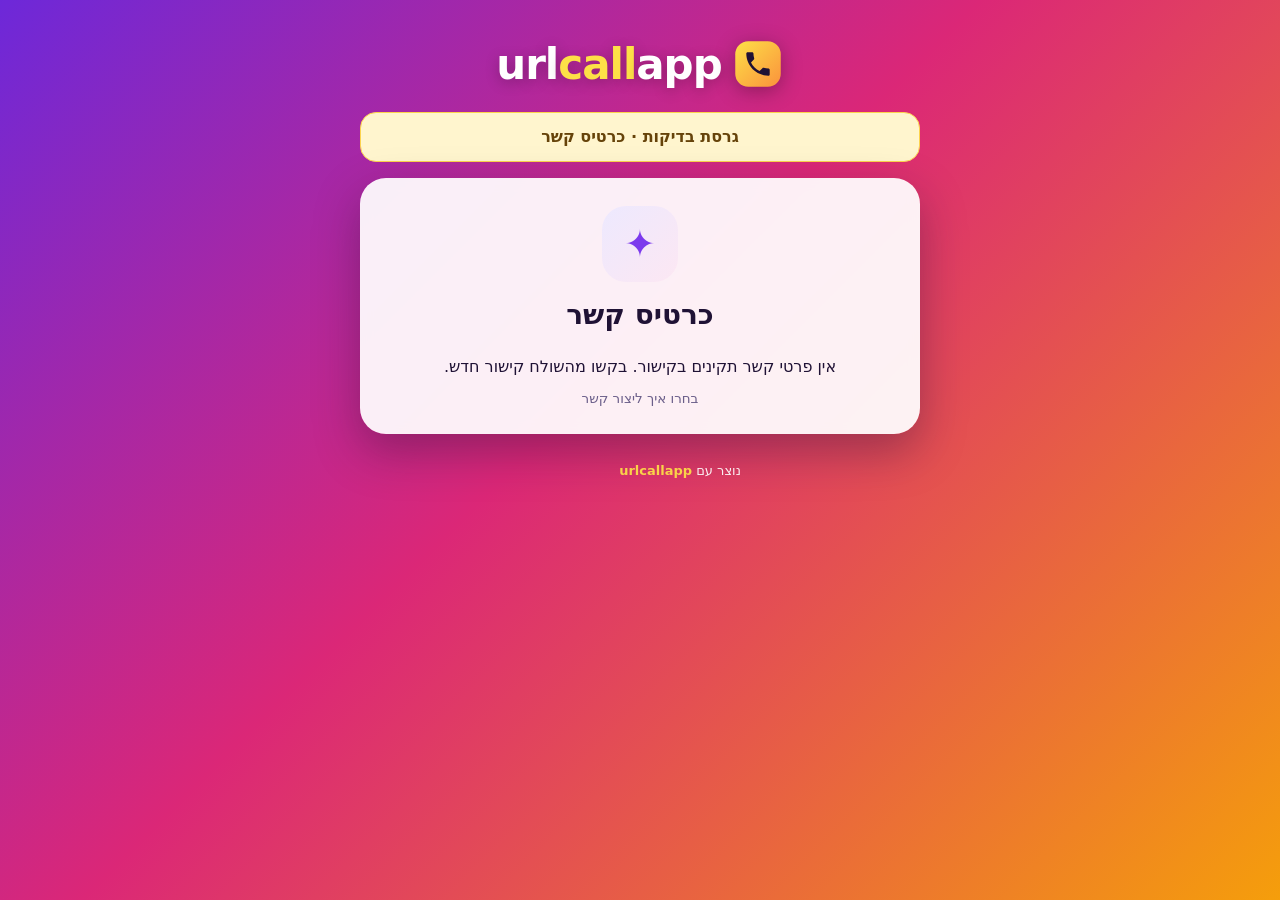
<file: test/contact/index.html>
<!DOCTYPE html>
<html lang="he" dir="rtl">
<head>
<meta charset="UTF-8">
<!-- Contact details are plain text. Only the action buttons launch apps. -->
<meta name="format-detection" content="telephone=no,email=no,address=no,date=no,url=no">
<meta name="viewport" content="width=device-width, initial-scale=1.0, viewport-fit=cover">
<title>כרטיס קשר · urlcallapp</title><meta name="robots" content="noindex,nofollow">
<meta name="description" content="כל הדרכים ליצור קשר בקישור אחד">
<meta property="og:type" content="website">
<meta property="og:site_name" content="urlcallapp">
<meta property="og:title" content="כרטיס קשר · urlcallapp">
<meta property="og:description" content="כל הדרכים ליצור קשר בקישור אחד">
<meta property="og:url" content="https://urlcallapp.github.io/urlcallapp/test/contact/">
<meta property="og:image" content="https://urlcallapp.github.io/urlcallapp/og.jpg">
<meta property="og:image:type" content="image/jpeg">
<meta property="og:image:width" content="1200">
<meta property="og:image:height" content="630">
<meta name="twitter:card" content="summary_large_image">
<link rel="icon" type="image/svg+xml" href="../favicon.svg?v=test2">
<link rel="apple-touch-icon" href="../apple-touch-icon.png?v=test2">
<link rel="stylesheet" href="../style.css?v=contact3">
</head>
<body data-mode="contact" class="contact-page">
<div class="wrap">
  <header>
    <div class="brand">
      <svg class="mark" viewBox="0 0 64 64" aria-hidden="true"><defs><linearGradient id="lg" x1="0" y1="0" x2="1" y2="1"><stop offset="0" stop-color="#fde047"/><stop offset="1" stop-color="#fb923c"/></linearGradient></defs><rect x="4" y="4" width="56" height="56" rx="16" fill="url(#lg)"/><path fill="#1f1235" d="M6.62 10.79c1.44 2.83 3.76 5.14 6.59 6.59l2.2-2.2c.27-.27.67-.36 1.02-.24 1.12.37 2.33.57 3.57.57.55 0 1 .45 1 1V20c0 .55-.45 1-1 1-9.39 0-17-7.61-17-17 0-.55.45-1 1-1h3.5c.55 0 1 .45 1 1 0 1.25.2 2.45.57 3.57.11.35.03.74-.25 1.02l-2.2 2.2z" transform="translate(12.8,12.8) scale(1.6)"/></svg>
      <div class="logo">url<span>call</span>app</div>
    </div>
  </header>

  <aside class="test-banner">גרסת בדיקות · כרטיס קשר</aside><div class="card contact-card">
<div class="contact-avatar" aria-hidden="true">✦</div><h1 id="contact-name"></h1><p class="contact-detail"><bdi id="contact-phone" dir="ltr"></bdi></p><p class="contact-detail"><bdi id="contact-email" dir="ltr"></bdi></p><nav id="contact-actions" aria-label="יצירת קשר"></nav><p id="contact-status" role="status"></p><p class="land-note">בחרו איך ליצור קשר</p>
  </div>

  <footer>
    נוצר עם <a href="../">urlcallapp</a>
  </footer>
</div>
<script src="../app.js?v=logo1"></script>
</body>
</html>
</file>
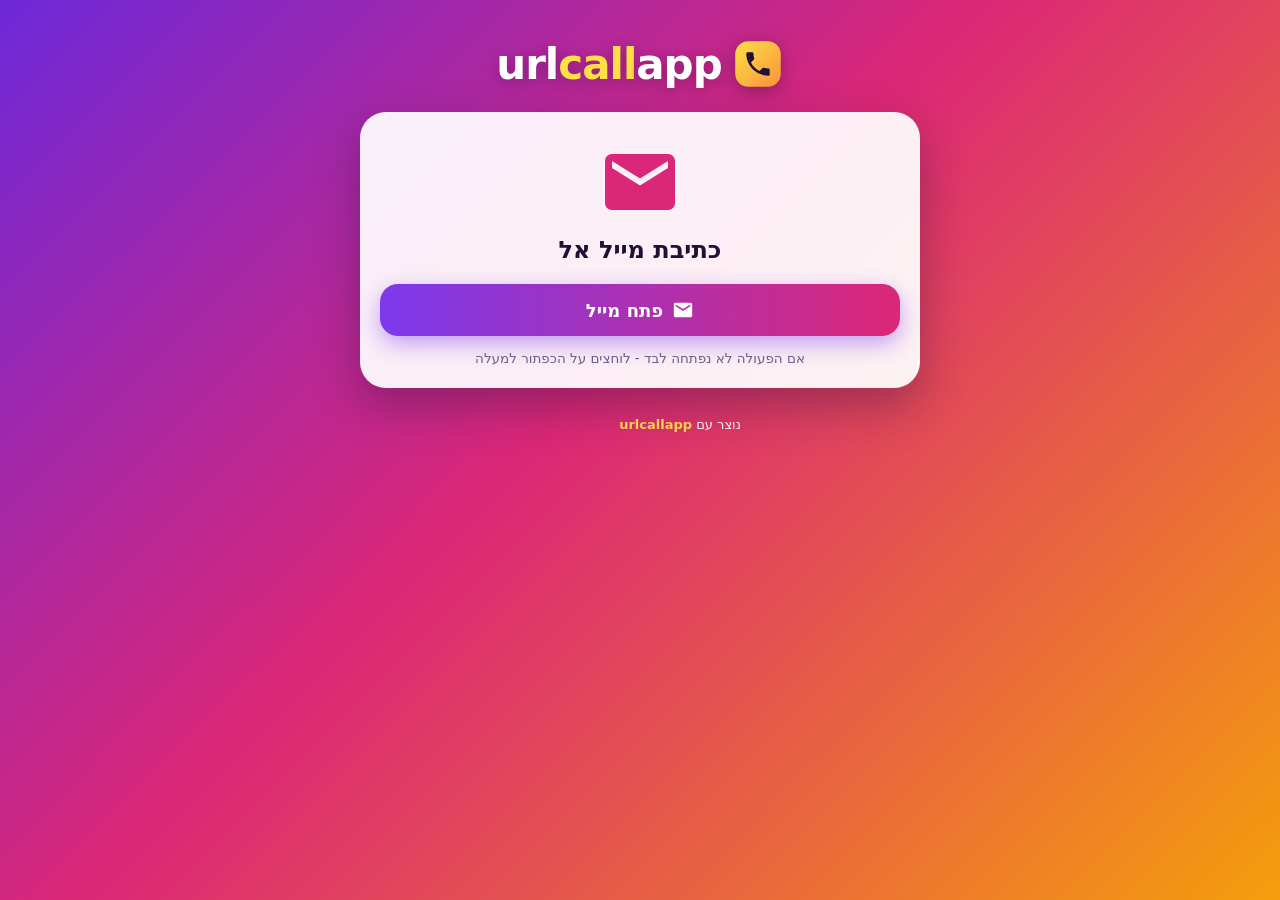
<file: test/email/index.html>
<!DOCTYPE html>
<html lang="he" dir="rtl">
<head>
<meta charset="UTF-8">
<meta name="viewport" content="width=device-width, initial-scale=1.0, viewport-fit=cover">
<title>אימייל · urlcallapp</title>
<meta name="description" content="פתיחת הקישור תציע כתיבת אימייל">
<meta property="og:type" content="website">
<meta property="og:site_name" content="urlcallapp">
<meta property="og:title" content="אימייל · urlcallapp">
<meta property="og:description" content="פתיחת הקישור תציע כתיבת אימייל">
<meta property="og:url" content="https://urlcallapp.github.io/urlcallapp/email/">
<meta property="og:image" content="https://urlcallapp.github.io/urlcallapp/og-email.jpg">
<meta property="og:image:type" content="image/jpeg">
<meta property="og:image:width" content="1200">
<meta property="og:image:height" content="630">
<meta name="twitter:card" content="summary_large_image">
<link rel="icon" type="image/svg+xml" href="../favicon.svg?v=test2">
<link rel="apple-touch-icon" href="../apple-touch-icon.png?v=test2">
<link rel="stylesheet" href="../style.css">
</head>
<body data-mode="landing" data-type="mailto" class="landing">
<div class="wrap">
  <header>
    <div class="brand">
      <svg class="mark" viewBox="0 0 64 64" aria-hidden="true"><defs><linearGradient id="lg" x1="0" y1="0" x2="1" y2="1"><stop offset="0" stop-color="#fde047"/><stop offset="1" stop-color="#fb923c"/></linearGradient></defs><rect x="4" y="4" width="56" height="56" rx="16" fill="url(#lg)"/><path fill="#1f1235" d="M6.62 10.79c1.44 2.83 3.76 5.14 6.59 6.59l2.2-2.2c.27-.27.67-.36 1.02-.24 1.12.37 2.33.57 3.57.57.55 0 1 .45 1 1V20c0 .55-.45 1-1 1-9.39 0-17-7.61-17-17 0-.55.45-1 1-1h3.5c.55 0 1 .45 1 1 0 1.25.2 2.45.57 3.57.11.35.03.74-.25 1.02l-2.2 2.2z" transform="translate(12.8,12.8) scale(1.6)"/></svg>
      <div class="logo">url<span>call</span>app</div>
    </div>
  </header>

  <div class="card" id="landing">
    <div id="lIc"></div>
    <div class="land-title" id="lTitle"></div>
    <div class="land-detail" id="lDetail"></div>
    <button class="btn" id="lGo"></button>
    <div class="land-note">אם הפעולה לא נפתחה לבד - לוחצים על הכפתור למעלה</div>
  </div>

  <footer>
    נוצר עם <a href="../">urlcallapp</a>
  </footer>
</div>
<script src="../app.js?v=logo1"></script>
</body>
</html>
</file>
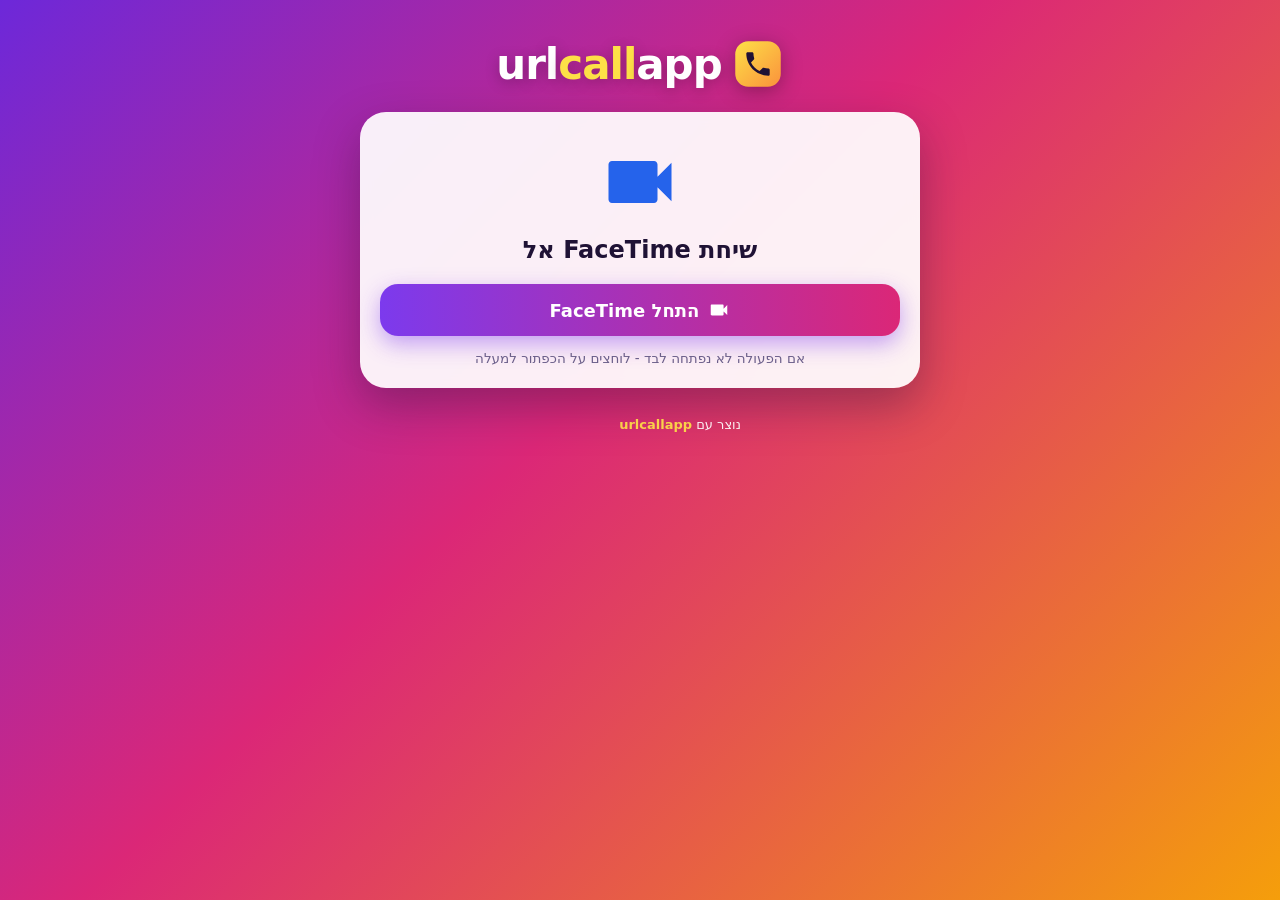
<file: test/facetime/index.html>
<!DOCTYPE html>
<html lang="he" dir="rtl">
<head>
<meta charset="UTF-8">
<meta name="viewport" content="width=device-width, initial-scale=1.0, viewport-fit=cover">
<title>FaceTime · urlcallapp</title>
<meta name="description" content="פתיחת הקישור תציע שיחת FaceTime">
<meta property="og:type" content="website">
<meta property="og:site_name" content="urlcallapp">
<meta property="og:title" content="FaceTime · urlcallapp">
<meta property="og:description" content="פתיחת הקישור תציע שיחת FaceTime">
<meta property="og:url" content="https://urlcallapp.github.io/urlcallapp/facetime/">
<meta property="og:image" content="https://urlcallapp.github.io/urlcallapp/og-facetime.jpg">
<meta property="og:image:type" content="image/jpeg">
<meta property="og:image:width" content="1200">
<meta property="og:image:height" content="630">
<meta name="twitter:card" content="summary_large_image">
<link rel="icon" type="image/svg+xml" href="../favicon.svg?v=test2">
<link rel="apple-touch-icon" href="../apple-touch-icon.png?v=test2">
<link rel="stylesheet" href="../style.css">
</head>
<body data-mode="landing" data-type="facetime" class="landing">
<div class="wrap">
  <header>
    <div class="brand">
      <svg class="mark" viewBox="0 0 64 64" aria-hidden="true"><defs><linearGradient id="lg" x1="0" y1="0" x2="1" y2="1"><stop offset="0" stop-color="#fde047"/><stop offset="1" stop-color="#fb923c"/></linearGradient></defs><rect x="4" y="4" width="56" height="56" rx="16" fill="url(#lg)"/><path fill="#1f1235" d="M6.62 10.79c1.44 2.83 3.76 5.14 6.59 6.59l2.2-2.2c.27-.27.67-.36 1.02-.24 1.12.37 2.33.57 3.57.57.55 0 1 .45 1 1V20c0 .55-.45 1-1 1-9.39 0-17-7.61-17-17 0-.55.45-1 1-1h3.5c.55 0 1 .45 1 1 0 1.25.2 2.45.57 3.57.11.35.03.74-.25 1.02l-2.2 2.2z" transform="translate(12.8,12.8) scale(1.6)"/></svg>
      <div class="logo">url<span>call</span>app</div>
    </div>
  </header>

  <div class="card" id="landing">
    <div id="lIc"></div>
    <div class="land-title" id="lTitle"></div>
    <div class="land-detail" id="lDetail"></div>
    <button class="btn" id="lGo"></button>
    <div class="land-note">אם הפעולה לא נפתחה לבד - לוחצים על הכפתור למעלה</div>
  </div>

  <footer>
    נוצר עם <a href="../">urlcallapp</a>
  </footer>
</div>
<script src="../app.js?v=logo1"></script>
</body>
</html>
</file>
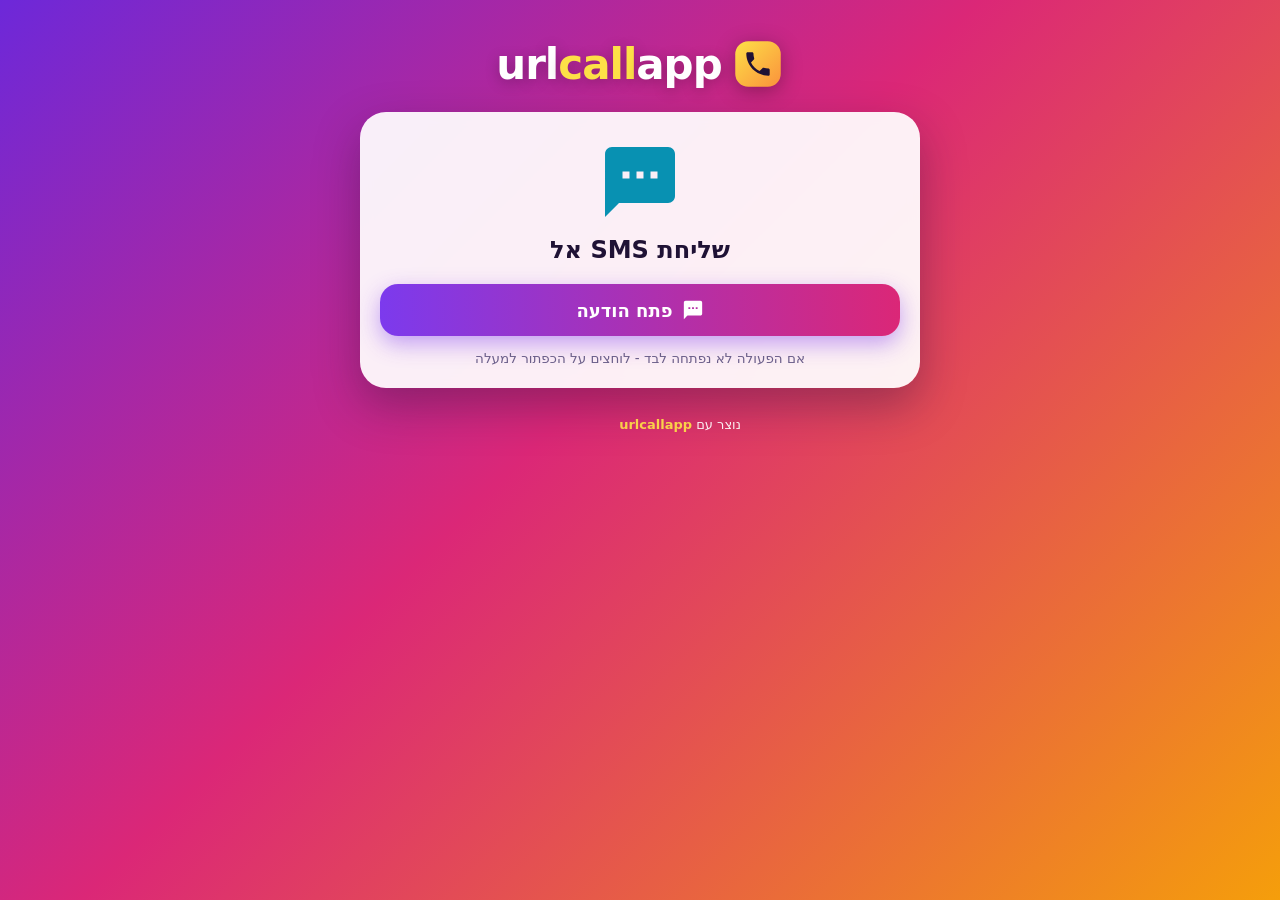
<file: test/sms/index.html>
<!DOCTYPE html>
<html lang="he" dir="rtl">
<head>
<meta charset="UTF-8">
<meta name="viewport" content="width=device-width, initial-scale=1.0, viewport-fit=cover">
<title>SMS · urlcallapp</title>
<meta name="description" content="פתיחת הקישור תציע שליחת הודעת SMS">
<meta property="og:type" content="website">
<meta property="og:site_name" content="urlcallapp">
<meta property="og:title" content="SMS · urlcallapp">
<meta property="og:description" content="פתיחת הקישור תציע שליחת הודעת SMS">
<meta property="og:url" content="https://urlcallapp.github.io/urlcallapp/sms/">
<meta property="og:image" content="https://urlcallapp.github.io/urlcallapp/og-sms.jpg">
<meta property="og:image:type" content="image/jpeg">
<meta property="og:image:width" content="1200">
<meta property="og:image:height" content="630">
<meta name="twitter:card" content="summary_large_image">
<link rel="icon" type="image/svg+xml" href="../favicon.svg?v=test2">
<link rel="apple-touch-icon" href="../apple-touch-icon.png?v=test2">
<link rel="stylesheet" href="../style.css">
</head>
<body data-mode="landing" data-type="sms" class="landing">
<div class="wrap">
  <header>
    <div class="brand">
      <svg class="mark" viewBox="0 0 64 64" aria-hidden="true"><defs><linearGradient id="lg" x1="0" y1="0" x2="1" y2="1"><stop offset="0" stop-color="#fde047"/><stop offset="1" stop-color="#fb923c"/></linearGradient></defs><rect x="4" y="4" width="56" height="56" rx="16" fill="url(#lg)"/><path fill="#1f1235" d="M6.62 10.79c1.44 2.83 3.76 5.14 6.59 6.59l2.2-2.2c.27-.27.67-.36 1.02-.24 1.12.37 2.33.57 3.57.57.55 0 1 .45 1 1V20c0 .55-.45 1-1 1-9.39 0-17-7.61-17-17 0-.55.45-1 1-1h3.5c.55 0 1 .45 1 1 0 1.25.2 2.45.57 3.57.11.35.03.74-.25 1.02l-2.2 2.2z" transform="translate(12.8,12.8) scale(1.6)"/></svg>
      <div class="logo">url<span>call</span>app</div>
    </div>
  </header>

  <div class="card" id="landing">
    <div id="lIc"></div>
    <div class="land-title" id="lTitle"></div>
    <div class="land-detail" id="lDetail"></div>
    <button class="btn" id="lGo"></button>
    <div class="land-note">אם הפעולה לא נפתחה לבד - לוחצים על הכפתור למעלה</div>
  </div>

  <footer>
    נוצר עם <a href="../">urlcallapp</a>
  </footer>
</div>
<script src="../app.js?v=logo1"></script>
</body>
</html>
</file>
<file: style.css>
:root{ --ink:#1f1235; --card:rgba(255,255,255,.93); }
  *{box-sizing:border-box;margin:0;padding:0}
  html,body{min-height:100%}
  body{
    font-family:"Heebo","Segoe UI",system-ui,-apple-system,Arial,sans-serif;
    color:var(--ink);
    background:linear-gradient(135deg,#6d28d9 0%,#db2777 45%,#f59e0b 100%);
    background-attachment:fixed;
    display:flex;flex-direction:column;align-items:center;
    padding:24px 14px 60px;
  }
  .wrap{width:100%;max-width:560px}
  header{text-align:center;color:#fff;margin:14px 0 22px}
  .brand{display:flex;align-items:center;justify-content:center;gap:10px}
  .brand .mark{width:52px;height:52px;filter:drop-shadow(0 4px 10px rgba(0,0,0,.3))}
  header .logo{font-size:42px;font-weight:800;letter-spacing:-1px;text-shadow:0 3px 14px rgba(0,0,0,.25)}
  header .logo span{color:#fde047}
  header p{margin-top:8px;font-size:16px;opacity:.95}
  .card{
    background:var(--card);border-radius:26px;padding:22px 20px;
    box-shadow:0 18px 45px rgba(31,18,53,.35);backdrop-filter:blur(6px);
  }
  h2{font-size:19px;margin-bottom:12px}
  .proto-grid{display:grid;grid-template-columns:repeat(3,1fr);gap:10px;margin-bottom:18px}
  .proto{
    border:2.5px solid transparent;background:#f3efff;border-radius:18px;
    padding:12px 6px 10px;text-align:center;cursor:pointer;
    transition:transform .12s ease,border-color .12s,background .12s;user-select:none;
  }
  .proto:hover{transform:translateY(-2px)}
  .proto svg{width:30px;height:30px;display:block;margin:0 auto}
  .proto .nm{font-size:13.5px;font-weight:700;margin-top:5px}
  .proto[data-p="tel"] svg{color:#7c3aed}
  .proto[data-p="sms"] svg{color:#0891b2}
  .proto[data-p="whatsapp"] svg{color:#16a34a}
  .proto[data-p="mailto"] svg{color:#db2777}
  .proto[data-p="facetime"] svg{color:#2563eb}
  .proto[data-p="tel"].active{border-color:#7c3aed;background:#ede9fe}
  .proto[data-p="sms"].active{border-color:#0891b2;background:#e0f7fc}
  .proto[data-p="whatsapp"].active{border-color:#16a34a;background:#e6f9ed}
  .proto[data-p="mailto"].active{border-color:#db2777;background:#fde7f1}
  .proto[data-p="facetime"].active{border-color:#2563eb;background:#e3edfe}
  label{display:block;font-size:14px;font-weight:700;margin:14px 0 6px}
  .hint{font-weight:400;color:#6b5f8a;font-size:12.5px}
  input,textarea,select{
    width:100%;font:inherit;font-size:16px;padding:12px 14px;border-radius:14px;
    border:2px solid #ddd6f3;background:#fff;color:var(--ink);outline:none;
  }
  input:focus,textarea:focus,select:focus{border-color:#7c3aed}
  textarea{min-height:74px;resize:vertical}
  .phone-row{display:grid;grid-template-columns:122px minmax(0,1fr);gap:8px;direction:ltr}
  .phone-row>*{min-width:0}
  .phone-row select{width:100%;direction:ltr}
  .phone-row input{width:100%;direction:ltr;text-align:left}
  .ltr{direction:ltr;text-align:left}
  .btn{
    display:flex;align-items:center;justify-content:center;gap:9px;width:100%;border:0;cursor:pointer;
    font:inherit;font-weight:800;font-size:18px;color:#fff;padding:15px;border-radius:18px;margin-top:20px;
    background:linear-gradient(90deg,#7c3aed,#db2777);box-shadow:0 8px 22px rgba(124,58,237,.45);
    transition:transform .12s ease;
  }
  .btn svg{width:22px;height:22px}
  .btn:hover{transform:translateY(-2px)}
  .btn:active{transform:scale(.98)}
  #result{display:none;margin-top:18px}
  #result.show{display:block}
  .link-box{display:flex;gap:8px;align-items:stretch}
  #out{
    flex:1;font-size:13.5px;background:#f6f3ff;border:2px dashed #b9a8f0;border-radius:14px;
    padding:11px 12px;word-break:break-all;direction:ltr;text-align:left;display:flex;align-items:center;
  }
  .copy-btn{
    flex:none;border:0;cursor:pointer;font:inherit;font-weight:800;font-size:15px;border-radius:14px;
    padding:0 16px;color:#fff;background:linear-gradient(90deg,#f59e0b,#ea580c);
    box-shadow:0 6px 16px rgba(234,88,12,.4);transition:transform .12s;
    display:flex;align-items:center;gap:7px;
  }
  .copy-btn svg{width:17px;height:17px}
  .copy-btn:active{transform:scale(.95)}
  .copy-btn.ok{background:linear-gradient(90deg,#16a34a,#059669)}
  .actions-row{display:flex;gap:8px;margin-top:10px}
  .ghost{
    flex:1;display:flex;align-items:center;justify-content:center;gap:7px;text-decoration:none;
    font-weight:700;font-size:14.5px;padding:11px;border-radius:14px;border:2px solid #c9bdf0;
    color:#5b21b6;background:#fff;cursor:pointer;font-family:inherit;
  }
  .ghost svg{width:17px;height:17px}
  .ghost:hover{background:#f3efff}
  #landing{display:none;text-align:center}
  body.landing #builder,body.landing header .sub{display:none}
  body.landing #landing{display:block}
  .big-ic{width:84px;height:84px;margin:6px auto 0;display:block;animation:pop .5s ease}
  @keyframes pop{0%{transform:scale(.3);opacity:0}70%{transform:scale(1.12)}100%{transform:scale(1)}}
  .land-title{font-size:24px;font-weight:800;margin:12px 0 4px}
  .land-detail{font-size:17px;color:#4c3f73;word-break:break-all;direction:ltr}
  .land-note{font-size:13.5px;color:#6b5f8a;margin-top:14px}
  footer{color:#fff;text-align:center;margin-top:26px;font-size:13px;opacity:.92;line-height:1.7;max-width:480px}
  footer a{color:#fde047;text-decoration:none;font-weight:700}
  .toast{
    position:fixed;bottom:26px;left:50%;transform:translateX(-50%) translateY(20px);
    background:#16a34a;color:#fff;font-weight:800;padding:12px 22px;border-radius:999px;
    opacity:0;pointer-events:none;transition:all .25s ease;box-shadow:0 10px 26px rgba(0,0,0,.3);
  }
  .toast.show{opacity:1;transform:translateX(-50%) translateY(0)}

/* Contact card + QR additions */
.proto{font:inherit;color:inherit}.proto[data-p="contact"] svg{color:#c2410c}.proto[data-p="contact"].active{border-color:#ea580c;background:#fff0df}.proto:focus-visible,.ghost:focus-visible,.btn:focus-visible{outline:3px solid #fde047;outline-offset:3px}
.contact-options{border:1px solid #ddd6f3;border-radius:14px;padding:12px;margin-top:18px;display:flex;gap:18px;flex-wrap:wrap}.contact-options legend{font-size:13px;padding:0 5px}.contact-options label{margin:0;display:flex;align-items:center;gap:6px}.contact-options input{width:18px;height:18px;accent-color:#7c3aed}
.qr-panel{margin-top:22px;border-top:1px solid #ddd6f3;padding-top:20px;text-align:center}.qr-panel h3{font-size:18px}.qr-panel p{font-size:13px;color:#6b5f8a;margin:7px 0 12px}.qr-panel canvas{width:min(100%,240px)!important;height:auto!important;border-radius:12px;display:block;margin:0 auto 12px}.qr-panel canvas[hidden]{display:none}.qr-panel .ghost{width:100%}.qr-panel small{font-size:12px;display:block;margin-top:9px;color:#6b5f8a}.ghost:disabled{opacity:.5;cursor:not-allowed}
.contact-card{text-align:center;padding:28px 22px}.contact-avatar{display:grid;place-items:center;width:76px;height:76px;margin:0 auto 16px;border-radius:24px;background:linear-gradient(135deg,#ede9fe,#fce7f3);font-size:38px;color:#7c3aed}.contact-card h1{font-size:28px;overflow-wrap:anywhere}.contact-detail{direction:ltr;overflow-wrap:anywhere;color:#6b5f8a;margin-top:8px}#contact-actions{display:grid;gap:12px;margin-top:26px}.contact-action{display:flex;justify-content:center;align-items:center;gap:10px;border-radius:16px;padding:15px;text-decoration:none;color:white;font-size:18px;font-weight:750;background:#7c3aed}.contact-action svg{width:24px;height:24px}.contact-action.whatsapp{background:#15803d}.contact-action.sms{background:#0e7490}.contact-action.mailto{background:#be185d}
@media(max-width:380px){.card{padding:20px 14px}.phone-row{grid-template-columns:105px minmax(0,1fr)}.copy-btn{padding:0 11px}.actions-row{flex-wrap:wrap}.ghost{min-width:120px}.contact-options{gap:12px}}
@media(prefers-reduced-motion:reduce){*{animation:none!important;scroll-behavior:auto!important;transition:none!important}}

body{min-height:100vh;background-attachment:scroll}

#out{min-width:0;max-height:112px;overflow:auto;display:block}.copy-btn{align-self:stretch}

/* Designed share sheet */
.share-sheet{position:fixed;inset:0;background:rgba(31,18,53,.55);backdrop-filter:blur(3px);display:flex;align-items:flex-end;justify-content:center;padding:18px;z-index:50}
.share-sheet[hidden]{display:none}
.share-dialog{background:var(--card);border-radius:26px;padding:22px 20px;width:100%;max-width:440px;max-height:calc(100vh - 40px);overflow:auto;box-shadow:0 18px 45px rgba(31,18,53,.4)}
.share-dialog h3{font-size:19px}
.share-dialog .why{font-size:13px;color:#6b5f8a;margin:4px 0 6px}
.share-preview{margin:14px 0 2px}
.share-preview img{width:min(100%,300px);border-radius:18px;box-shadow:0 8px 22px rgba(31,18,53,.25);display:block;margin:0 auto}
.share-dialog .btn{margin-top:16px}
.share-dialog .ghost{width:100%;margin-top:8px}
.share-dialog small{display:block;margin-top:10px;font-size:12px;color:#6b5f8a}
.btn:disabled{opacity:.6;cursor:default}
.toast{z-index:60}
@media(min-width:560px){.share-sheet{align-items:center}}
.logo-box{margin:18px 0 6px;padding:14px;border:1px dashed #ddd6f3;border-radius:18px}
.logo-box h3{font-size:15px;margin-bottom:8px}
.logo-row{display:flex;align-items:center;gap:10px;flex-wrap:wrap}
.logo-row img{width:56px;height:56px;border-radius:14px;object-fit:cover;border:1px solid #ddd6f3}
.logo-row .ghost{width:auto}
.logo-box .embed-opt{display:flex;gap:8px;align-items:flex-start;margin-top:10px;font-size:13px;font-weight:500}
.logo-box small{display:block;margin-top:8px;font-size:12px;color:#6b5f8a}
.land-logo{width:96px;height:96px;border-radius:24px;object-fit:cover;display:block;margin:0 auto 10px;box-shadow:0 6px 18px rgba(31,18,53,.2)}
.land-name{font-size:24px;font-weight:800;margin:4px 0}
.contact-avatar.has-logo{background:none;padding:0;overflow:hidden}
.contact-avatar .logo-img{width:100%;height:100%;object-fit:cover;border-radius:inherit;display:block}
.logo-box input[type=checkbox]{width:18px;height:18px;flex:none;margin:2px 0 0;padding:0}.logo-box .embed-opt{flex-direction:row}
.qr-note{margin-top:10px;padding:10px 12px;border-radius:12px;background:#fef3c7;color:#78350f;font-size:13px}.qr-note[hidden]{display:none}
</file>
<file: test/style.css>
:root{ --ink:#1f1235; --card:rgba(255,255,255,.93); }
  *{box-sizing:border-box;margin:0;padding:0}
  html,body{min-height:100%}
  body{
    font-family:"Heebo","Segoe UI",system-ui,-apple-system,Arial,sans-serif;
    color:var(--ink);
    background:linear-gradient(135deg,#6d28d9 0%,#db2777 45%,#f59e0b 100%);
    background-attachment:fixed;
    display:flex;flex-direction:column;align-items:center;
    padding:24px 14px 60px;
  }
  .wrap{width:100%;max-width:560px}
  header{text-align:center;color:#fff;margin:14px 0 22px}
  .brand{display:flex;align-items:center;justify-content:center;gap:10px}
  .brand .mark{width:52px;height:52px;filter:drop-shadow(0 4px 10px rgba(0,0,0,.3))}
  header .logo{font-size:42px;font-weight:800;letter-spacing:-1px;text-shadow:0 3px 14px rgba(0,0,0,.25)}
  header .logo span{color:#fde047}
  header p{margin-top:8px;font-size:16px;opacity:.95}
  .card{
    background:var(--card);border-radius:26px;padding:22px 20px;
    box-shadow:0 18px 45px rgba(31,18,53,.35);backdrop-filter:blur(6px);
  }
  h2{font-size:19px;margin-bottom:12px}
  .proto-grid{display:grid;grid-template-columns:repeat(3,1fr);gap:10px;margin-bottom:18px}
  .proto{
    border:2.5px solid transparent;background:#f3efff;border-radius:18px;
    padding:12px 6px 10px;text-align:center;cursor:pointer;
    transition:transform .12s ease,border-color .12s,background .12s;user-select:none;
  }
  .proto:hover{transform:translateY(-2px)}
  .proto svg{width:30px;height:30px;display:block;margin:0 auto}
  .proto .nm{font-size:13.5px;font-weight:700;margin-top:5px}
  .proto[data-p="tel"] svg{color:#7c3aed}
  .proto[data-p="sms"] svg{color:#0891b2}
  .proto[data-p="whatsapp"] svg{color:#16a34a}
  .proto[data-p="mailto"] svg{color:#db2777}
  .proto[data-p="facetime"] svg{color:#2563eb}
  .proto[data-p="tel"].active{border-color:#7c3aed;background:#ede9fe}
  .proto[data-p="sms"].active{border-color:#0891b2;background:#e0f7fc}
  .proto[data-p="whatsapp"].active{border-color:#16a34a;background:#e6f9ed}
  .proto[data-p="mailto"].active{border-color:#db2777;background:#fde7f1}
  .proto[data-p="facetime"].active{border-color:#2563eb;background:#e3edfe}
  label{display:block;font-size:14px;font-weight:700;margin:14px 0 6px}
  .hint{font-weight:400;color:#6b5f8a;font-size:12.5px}
  input,textarea,select{
    width:100%;font:inherit;font-size:16px;padding:12px 14px;border-radius:14px;
    border:2px solid #ddd6f3;background:#fff;color:var(--ink);outline:none;
  }
  input:focus,textarea:focus,select:focus{border-color:#7c3aed}
  textarea{min-height:74px;resize:vertical}
  .phone-row{display:grid;grid-template-columns:122px minmax(0,1fr);gap:8px;direction:ltr}
  .phone-row>*{min-width:0}
  .phone-row select{width:100%;direction:ltr}
  .phone-row input{width:100%;direction:ltr;text-align:left}
  .ltr{direction:ltr;text-align:left}
  .btn{
    display:flex;align-items:center;justify-content:center;gap:9px;width:100%;border:0;cursor:pointer;
    font:inherit;font-weight:800;font-size:18px;color:#fff;padding:15px;border-radius:18px;margin-top:20px;
    background:linear-gradient(90deg,#7c3aed,#db2777);box-shadow:0 8px 22px rgba(124,58,237,.45);
    transition:transform .12s ease;
  }
  .btn svg{width:22px;height:22px}
  .btn:hover{transform:translateY(-2px)}
  .btn:active{transform:scale(.98)}
  #result{display:none;margin-top:18px}
  #result.show{display:block}
  .link-box{display:flex;gap:8px;align-items:stretch}
  #out{
    flex:1;font-size:13.5px;background:#f6f3ff;border:2px dashed #b9a8f0;border-radius:14px;
    padding:11px 12px;word-break:break-all;direction:ltr;text-align:left;display:flex;align-items:center;
  }
  .copy-btn{
    flex:none;border:0;cursor:pointer;font:inherit;font-weight:800;font-size:15px;border-radius:14px;
    padding:0 16px;color:#fff;background:linear-gradient(90deg,#f59e0b,#ea580c);
    box-shadow:0 6px 16px rgba(234,88,12,.4);transition:transform .12s;
    display:flex;align-items:center;gap:7px;
  }
  .copy-btn svg{width:17px;height:17px}
  .copy-btn:active{transform:scale(.95)}
  .copy-btn.ok{background:linear-gradient(90deg,#16a34a,#059669)}
  .actions-row{display:flex;gap:8px;margin-top:10px}
  .ghost{
    flex:1;display:flex;align-items:center;justify-content:center;gap:7px;text-decoration:none;
    font-weight:700;font-size:14.5px;padding:11px;border-radius:14px;border:2px solid #c9bdf0;
    color:#5b21b6;background:#fff;cursor:pointer;font-family:inherit;
  }
  .ghost svg{width:17px;height:17px}
  .ghost:hover{background:#f3efff}
  #landing{display:none;text-align:center}
  body.landing #builder,body.landing header .sub{display:none}
  body.landing #landing{display:block}
  .big-ic{width:84px;height:84px;margin:6px auto 0;display:block;animation:pop .5s ease}
  @keyframes pop{0%{transform:scale(.3);opacity:0}70%{transform:scale(1.12)}100%{transform:scale(1)}}
  .land-title{font-size:24px;font-weight:800;margin:12px 0 4px}
  .land-detail{font-size:17px;color:#4c3f73;word-break:break-all;direction:ltr}
  .land-note{font-size:13.5px;color:#6b5f8a;margin-top:14px}
  footer{color:#fff;text-align:center;margin-top:26px;font-size:13px;opacity:.92;line-height:1.7;max-width:480px}
  footer a{color:#fde047;text-decoration:none;font-weight:700}
  .toast{
    position:fixed;bottom:26px;left:50%;transform:translateX(-50%) translateY(20px);
    background:#16a34a;color:#fff;font-weight:800;padding:12px 22px;border-radius:999px;
    opacity:0;pointer-events:none;transition:all .25s ease;box-shadow:0 10px 26px rgba(0,0,0,.3);
  }
  .toast.show{opacity:1;transform:translateX(-50%) translateY(0)}

/* Isolated preview additions */
.test-banner{background:#fff5ce;border:1px solid #fcd34d;color:#66430a;border-radius:16px;text-align:center;padding:12px 15px;margin-bottom:16px;font-weight:800;line-height:1.5}.test-banner small{font-weight:500}
.proto{font:inherit;color:inherit}.proto[data-p="contact"] svg{color:#c2410c}.proto[data-p="contact"].active{border-color:#ea580c;background:#fff0df}.proto:focus-visible,.ghost:focus-visible,.btn:focus-visible{outline:3px solid #fde047;outline-offset:3px}
.contact-options{border:1px solid #ddd6f3;border-radius:14px;padding:12px;margin-top:18px;display:flex;gap:18px;flex-wrap:wrap}.contact-options legend{font-size:13px;padding:0 5px}.contact-options label{margin:0;display:flex;align-items:center;gap:6px}.contact-options input{width:18px;height:18px;accent-color:#7c3aed}
.qr-panel{margin-top:22px;border-top:1px solid #ddd6f3;padding-top:20px;text-align:center}.qr-panel h3{font-size:18px}.qr-panel p{font-size:13px;color:#6b5f8a;margin:7px 0 12px}.qr-panel canvas{width:min(100%,240px)!important;height:auto!important;border-radius:12px;display:block;margin:0 auto 12px}.qr-panel canvas[hidden]{display:none}.qr-panel .ghost{width:100%}.qr-panel small{font-size:12px;display:block;margin-top:9px;color:#6b5f8a}.ghost:disabled{opacity:.5;cursor:not-allowed}
.contact-card{text-align:center;padding:28px 22px}.contact-avatar{display:grid;place-items:center;width:76px;height:76px;margin:0 auto 16px;border-radius:24px;background:linear-gradient(135deg,#ede9fe,#fce7f3);font-size:38px;color:#7c3aed}.contact-card h1{font-size:28px;overflow-wrap:anywhere}.contact-detail{direction:ltr;overflow-wrap:anywhere;color:#6b5f8a;margin-top:8px}#contact-actions{display:grid;gap:12px;margin-top:26px}.contact-action{display:flex;justify-content:center;align-items:center;gap:10px;border-radius:16px;padding:15px;text-decoration:none;color:white;font-size:18px;font-weight:750;background:#7c3aed}.contact-action svg{width:24px;height:24px}.contact-action.whatsapp{background:#15803d}.contact-action.sms{background:#0e7490}.contact-action.mailto{background:#be185d}
@media(max-width:380px){.card{padding:20px 14px}.phone-row{grid-template-columns:105px minmax(0,1fr)}.copy-btn{padding:0 11px}.actions-row{flex-wrap:wrap}.ghost{min-width:120px}.contact-options{gap:12px}}
@media(prefers-reduced-motion:reduce){*{animation:none!important;scroll-behavior:auto!important;transition:none!important}}

/* Designed share sheet */
.share-sheet{position:fixed;inset:0;background:rgba(31,18,53,.55);backdrop-filter:blur(3px);display:flex;align-items:flex-end;justify-content:center;padding:18px;z-index:50}
.share-sheet[hidden]{display:none}
.share-dialog{background:var(--card);border-radius:26px;padding:22px 20px;width:100%;max-width:440px;max-height:calc(100vh - 40px);overflow:auto;box-shadow:0 18px 45px rgba(31,18,53,.4)}
.share-dialog h3{font-size:19px}
.share-dialog .why{font-size:13px;color:#6b5f8a;margin:4px 0 6px}
.share-preview{margin:14px 0 2px}
.share-preview img{width:min(100%,300px);border-radius:18px;box-shadow:0 8px 22px rgba(31,18,53,.25);display:block;margin:0 auto}
.share-dialog .btn{margin-top:16px}
.share-dialog .ghost{width:100%;margin-top:8px}
.share-dialog small{display:block;margin-top:10px;font-size:12px;color:#6b5f8a}
.btn:disabled{opacity:.6;cursor:default}
.toast{z-index:60}
@media(min-width:560px){.share-sheet{align-items:center}}

body{min-height:100vh;background-attachment:scroll}

#out{min-width:0;max-height:112px;overflow:auto;display:block}.copy-btn{align-self:stretch}
.logo-box{margin:18px 0 6px;padding:14px;border:1px dashed #ddd6f3;border-radius:18px}
.logo-box h3{font-size:15px;margin-bottom:8px}
.logo-row{display:flex;align-items:center;gap:10px;flex-wrap:wrap}
.logo-row img{width:56px;height:56px;border-radius:14px;object-fit:cover;border:1px solid #ddd6f3}
.logo-row .ghost{width:auto}
.logo-box .embed-opt{display:flex;gap:8px;align-items:flex-start;margin-top:10px;font-size:13px;font-weight:500}
.logo-box small{display:block;margin-top:8px;font-size:12px;color:#6b5f8a}
.land-logo{width:96px;height:96px;border-radius:24px;object-fit:cover;display:block;margin:0 auto 10px;box-shadow:0 6px 18px rgba(31,18,53,.2)}
.land-name{font-size:24px;font-weight:800;margin:4px 0}
.contact-avatar.has-logo{background:none;padding:0;overflow:hidden}
.contact-avatar .logo-img{width:100%;height:100%;object-fit:cover;border-radius:inherit;display:block}
.logo-box input[type=checkbox]{width:18px;height:18px;flex:none;margin:2px 0 0;padding:0}.logo-box .embed-opt{flex-direction:row}
.qr-note{margin-top:10px;padding:10px 12px;border-radius:12px;background:#fef3c7;color:#78350f;font-size:13px}.qr-note[hidden]{display:none}
</file>
